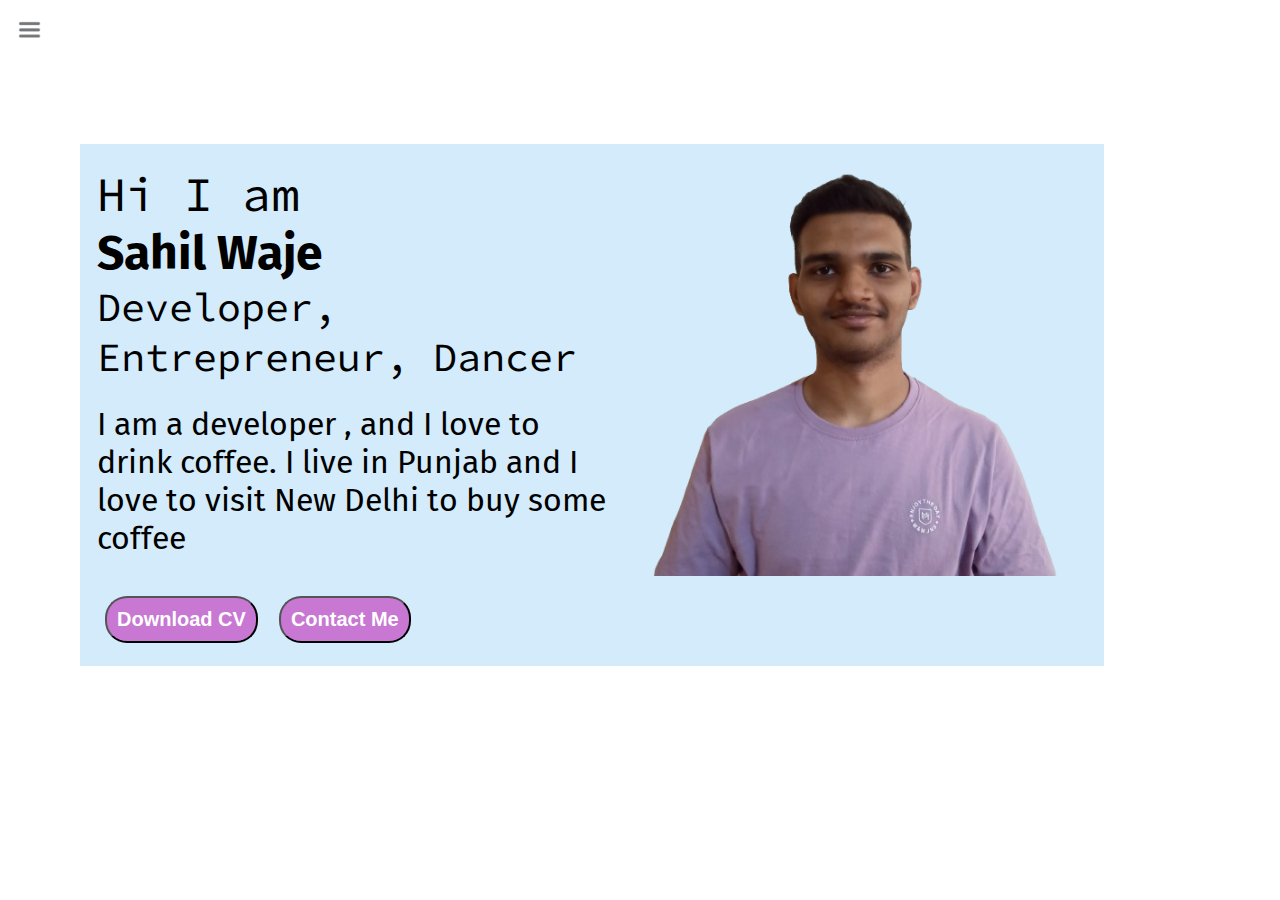
<file: index.html>
<!DOCTYPE html>
<html lang="en">
<head>
    <meta charset="UTF-8">
    <meta name="viewport" content="width=device-width, initial-scale=1.0">
    <link rel="stylesheet" href="styles.css">
    <title>Document</title>
</head>
<body>
    <div class="container " id="home">
    <div class="sidebar  sidebargo">
       
        <nav>
        <ul>
            <li><a href="/" id="h"> Home</a></li>
            <li><a href="/intro.html" id="i">My Intro</a></li>
            <li><a href="/services.html" id="s">Services</a></li>
            <li><a href="/blog.html" id="b">Blog</a></li>
            <li><a href="/contact.html" id="c">Contact Me</a></li>
        </ul>
        </nav>

    </div>
    <div class="main">
        <div class="hamburger">
            <img class="ham"src="/ham.png" alt="" width="23">
            <img class="cross" src="/cross.png" alt="" width="23">

        </div>
       <div class="infocontainer">
        <div class="devinfo">
            <div class="hello">Hi I am</div>
            <div class="name">Sahil Waje</div>
            <div class="about">Developer, Entrepreneur, Dancer</div>
           <div class="moreabout">I am a developer , and I love to drink coffee. I live in Punjab and I love to visit New Delhi to buy some coffee</div>
            <div class="buttons">
                <a href="/cv.txt">
                <button class="btn downloadcv">Download CV</button></a>
               <a href="/contact.html"> <button class="btn contactme">Contact Me</button></a>
            </div>
        </div>
        <div class="devpic">
           <img src="/websitephoto-removebg-preview.png" alt="Rahul Gandhi">
        </div>
       </div>
    </div>

    </div>

    <script src="script.js"></script>
    
</body>
</html>
</file>
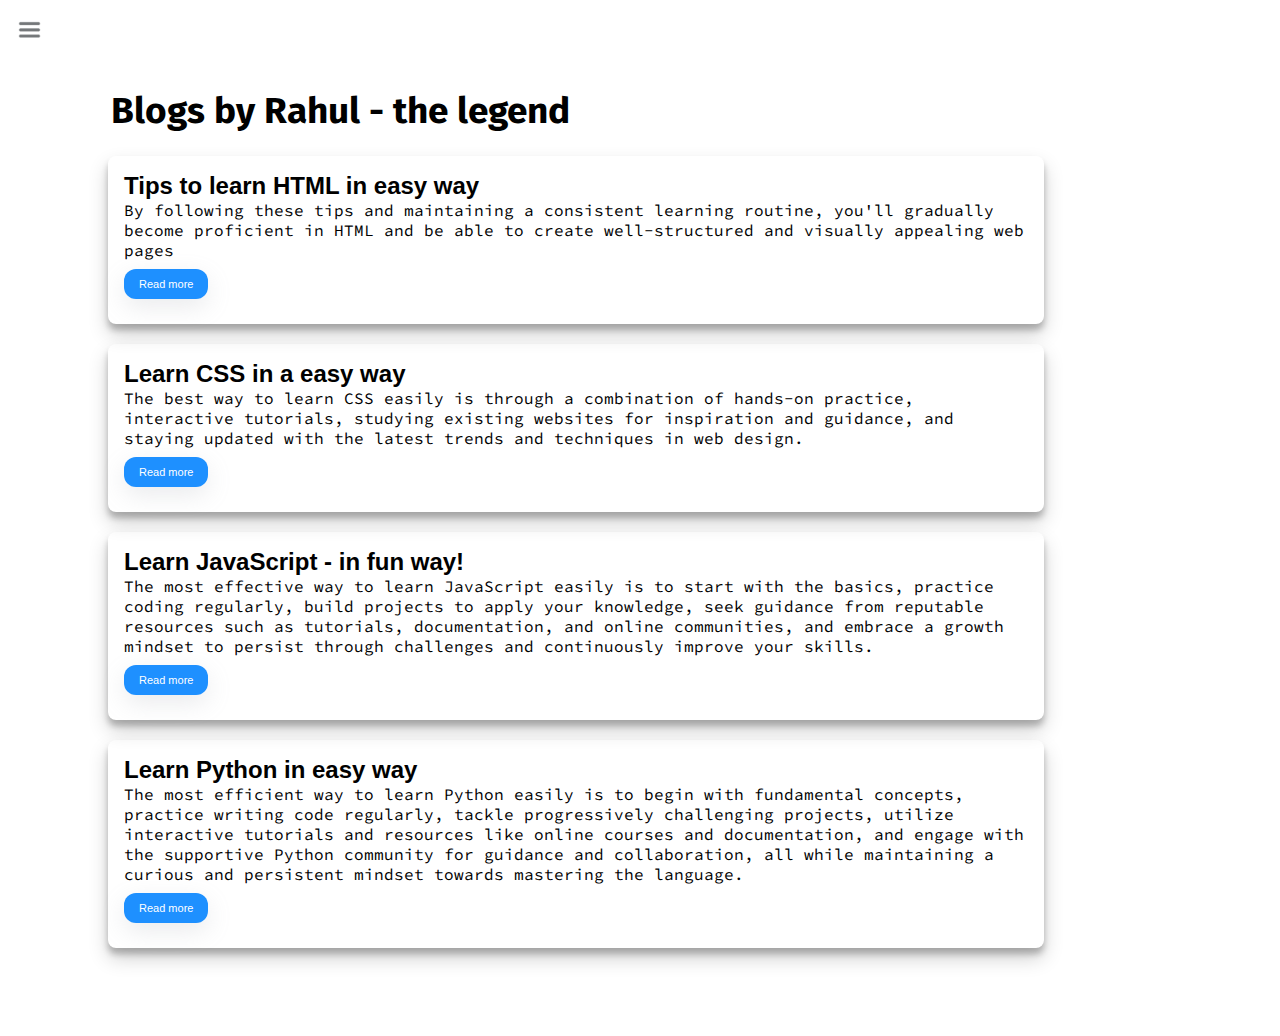
<file: blog.html>
<!DOCTYPE html>
<html lang="en">
<head>
    <meta charset="UTF-8">
    <meta name="viewport" content="width=device-width, initial-scale=1.0">
    <link rel="stylesheet" href="styles.css">
    <title>Document</title>
</head>
<body>
    <div class="container">
    <div class="sidebar sidebargo">
     
        <nav>
        <ul>
            <li><a href="/">Home</a></li>
            <li><a href="/intro.html">My Intro</a></li>
            <li><a href="/services.html">Services</a></li>
            <li><a href="/blog.html">Blog</a></li>
            <li><a href="/contact.html">Contact Me</a></li>
        </ul>
        </nav>

    </div>
    <div class="main">
        <div class="hamburger">
            <img class="ham"src="ham.png" alt="" width="23">
            <img class="cross" src="cross.png" alt="" width="23">

        </div>
       <div class="blogcontainer">
        <h1>Blogs by Rahul - the legend</h1>
        <div class="blogItem " id="html1">
            <h2>Tips to learn HTML in easy way</h2>
           <p>By following these tips and maintaining a consistent learning routine, you'll gradually become proficient in HTML and be able to create well-structured and visually appealing web pages</p>
          <a href="/learnhtml.html"> <button class=" btn-sms">Read more</button></a>
        
        </div>

        <div class="blogItem" id="css1">
            <h2>Learn CSS in a easy way</h2>
           
          <p>The best way to learn CSS easily is through a combination of hands-on practice, interactive tutorials, studying existing websites for inspiration and guidance, and staying updated with the latest trends and techniques in web design.</p>
           <a href="/learncss.html"> <button class=" btn-sms">Read more</button></a>
        </div>

        <div class="blogItem" id="javascript1">
            <h2>Learn JavaScript - in fun way!</h2>
            <p>The most effective way to learn JavaScript easily is to start with the basics, practice coding regularly, build projects to apply your knowledge, seek guidance from reputable resources such as tutorials, documentation, and online communities, and embrace a growth mindset to persist through challenges and continuously improve your skills.</p>
            <a href="/learnjavascript.html"><button class=" btn-sms">Read more</button></a> 
        
        </div>

        <div class="blogItem" id="python1">
            <h2>Learn Python in easy way</h2>
           <p>The most efficient way to learn Python easily is to begin with fundamental concepts, practice writing code regularly, tackle progressively challenging projects, utilize interactive tutorials and resources like online courses and documentation, and engage with the supportive Python community for guidance and collaboration, all while maintaining a curious and persistent mindset towards mastering the language.</p>
           <a href="/pythonlearn.html"><button class=" btn-sms">Read more</button></a>
        </div>

       </div>
    </div>

    </div>
    <script src="script.js"></script>
    
</body>
</html>
</file>
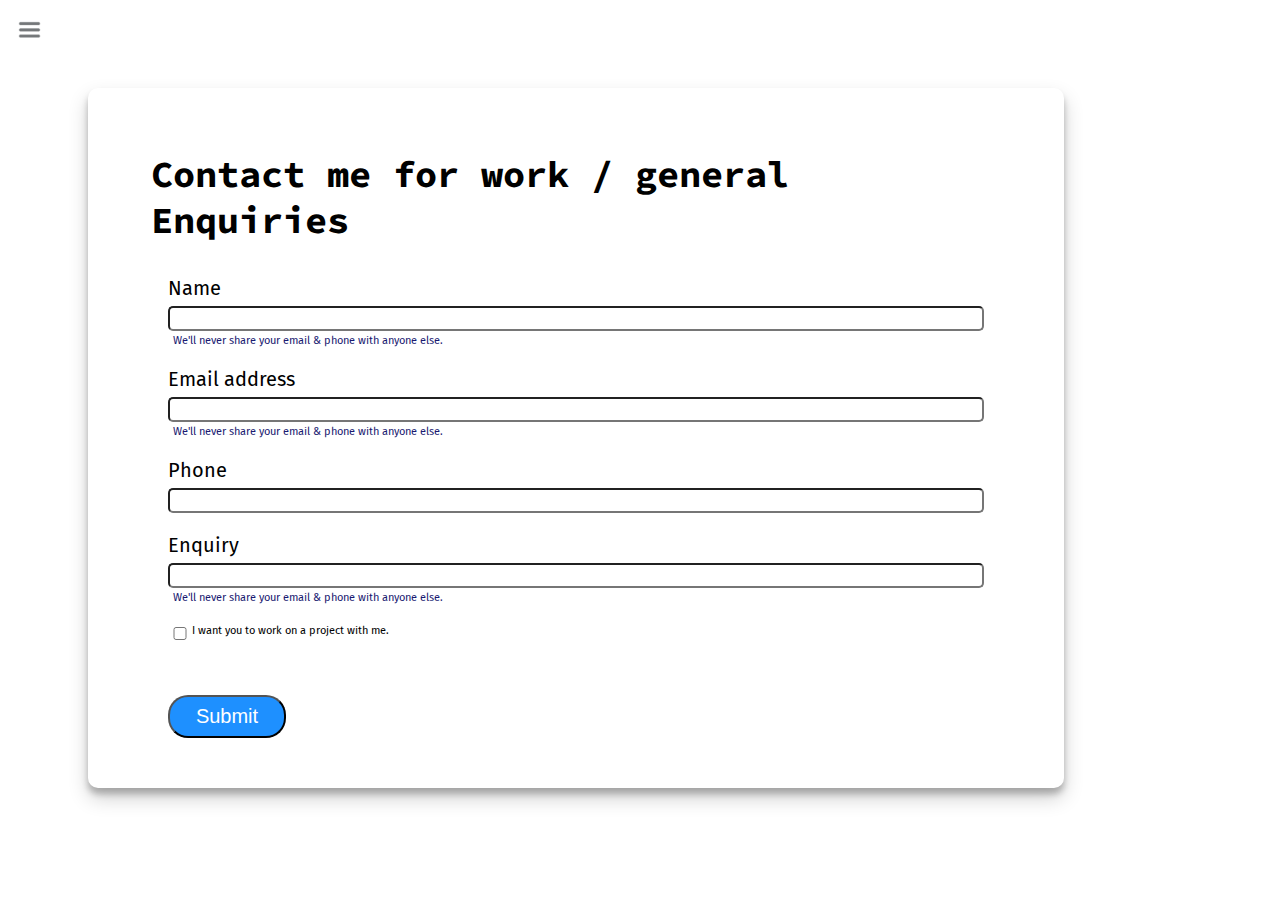
<file: contact.html>
<!DOCTYPE html>
<html lang="en">
<head>
    <meta charset="UTF-8">
    <meta name="viewport" content="width=device-width, initial-scale=1.0">
    <link rel="stylesheet" href="styles.css">
    <title>Document</title>
</head>
<body>
    <div class="container" id="contact">
    <div class="sidebar sidebargo">
        
        <nav>
        <ul>
            <li><a href="/"> Home</a></li>
            <li><a href="/intro.html">My Intro</a></li>
            <li><a href="/services.html">Services</a></li>
            <li><a href="/blog.html">Blog</a></li>
            <li><a href="/contact.html">Contact Me</a></li>
        </ul>
        </nav>

    </div>
    <div class="main">
      <div class="hamburger">
        <img class="ham"src="ham.png" alt="" width="23">
        <img class="cross" src="cross.png" alt="" width="23">

    </div>
        <div class="contactform">
            <h1 id="galaxyfold">Contact me for work / general Enquiries</h1>
            <form>
                <div class="mb-3">
                    <label for="clientname" class="form-label">Name</label>
                    <input type="name" class="form-control" id="clientname" aria-describedby="emailHelp">
                    <div id="emailHelp" class="form-text">We'll never share your email & phone with anyone else.</div>
                  </div>
                <div class="mb-3">
                  <label for="clientemail" class="form-label">Email address</label>
                  <input type="email" class="form-control" id="clientemail" aria-describedby="emailHelp">
                  <div id="emailHelp" class="form-text">We'll never share your email & phone with anyone else.</div>
                </div>
                <div class="mb-3">
                  <label for="clientphone" class="form-label">Phone</label>
                  <input type="phone" class="form-control" id="clientphone">
                </div>
                <div class="mb-3">
                    <label for="clientname" class="form-label">Enquiry</label>
                    <input type="name" class="form-control" id="clientname" aria-describedby="emailHelp">
                    <div id="emailHelp" class="form-text">We'll never share your email & phone with anyone else.</div>
                  </div>
                <div class="mb-3"id="form-check">
                  <input type="checkbox" class="form-check-input" id="isclient">
                  <label class="form-check-label" for="">I want you to work on a project with me.</label>
                </div>
                <div class="buttons"></div>
                <button type="submit" class=" btn-contact">Submit</button>
              </form>
        </div>
       
    </div>

    </div>
    <script src="script.js"></script>
    
</body>
</html>
</file>
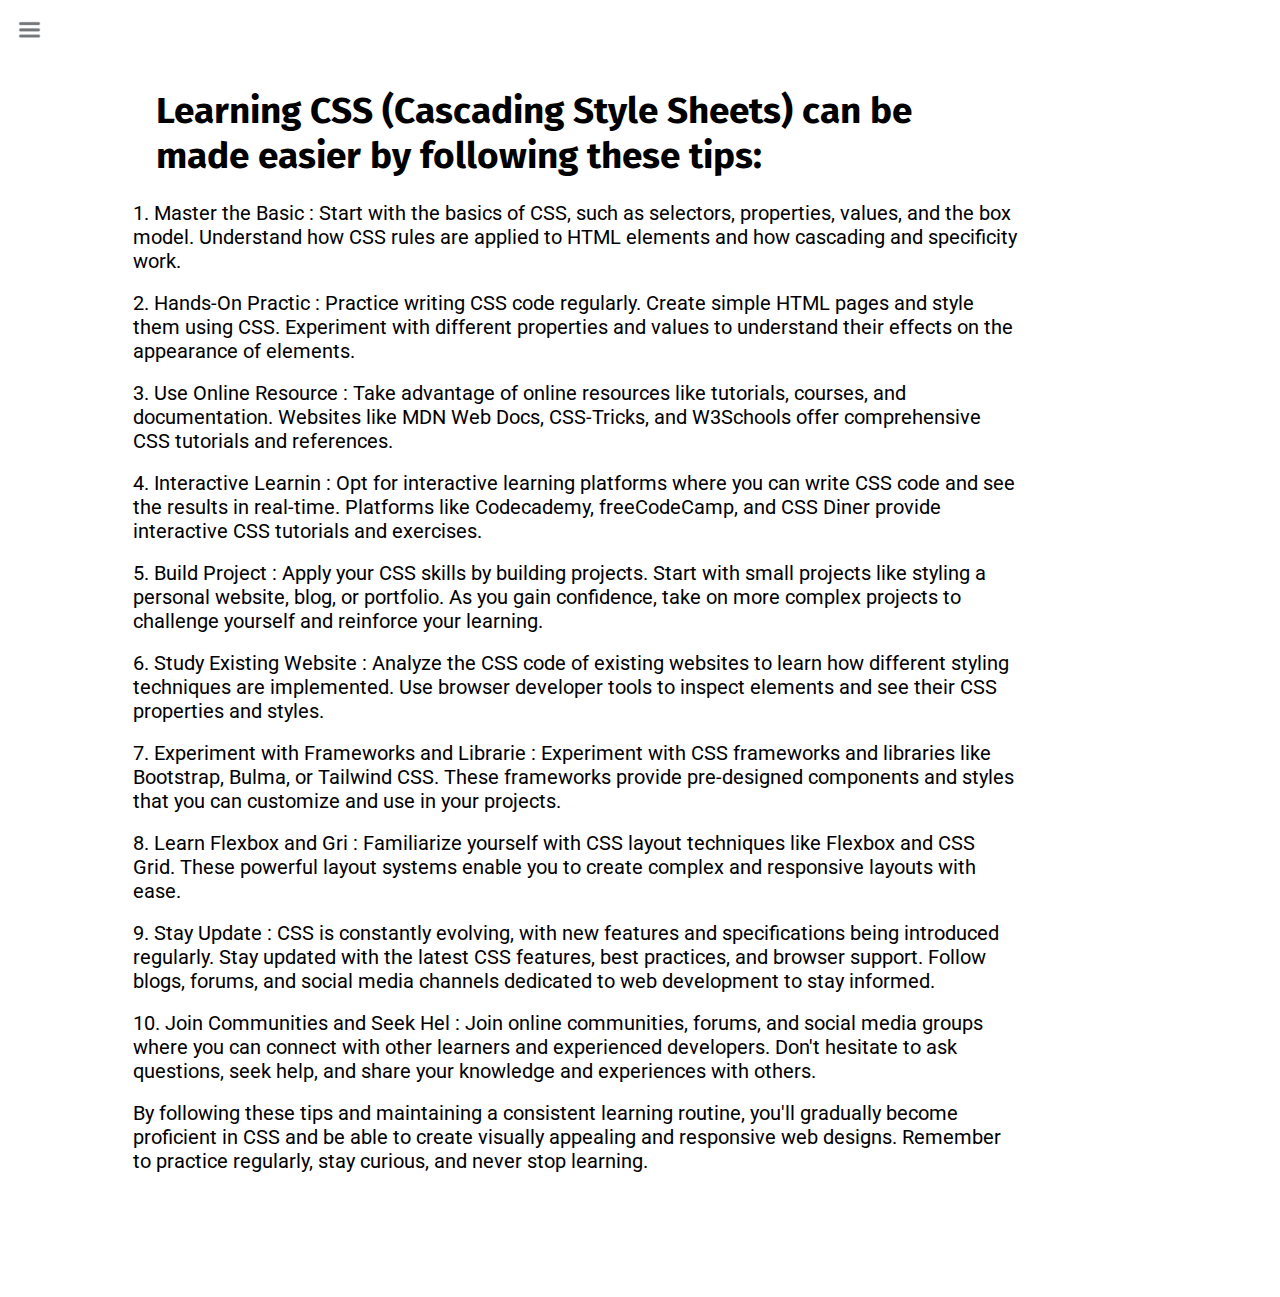
<file: learncss.html>
<!DOCTYPE html>
<html lang="en">
<head>
    <meta charset="UTF-8">
    <meta name="viewport" content="width=device-width, initial-scale=1.0">
    <link rel="stylesheet" href="styles.css">
    <title>Document</title>
</head>
<body>
    <div class="container">
    <div class="sidebar sidebargo">
     
        <nav>
        <ul>
            <li><a href="/">Home</a></li>
            <li><a href="/intro.html">My Intro</a></li>
            <li><a href="/services.html">Services</a></li>
            <li><a href="/blog.html">Blog</a></li>
            <li><a href="/contact.html">Contact Me</a></li>
        </ul>
        </nav>

    </div>
    <div class="main">
        <div class="hamburger">
            <img class="ham"src="ham.png" alt="" width="23">
            <img class="cross" src="cross.png" alt="" width="23">

        </div>
       <div class="blogcontainer">
        <div class="classlearncss">
       <h1>Learning CSS (Cascading Style Sheets) can be made easier by following these tips:</h1>

       <p>1. Master the Basic : Start with the basics of CSS, such as selectors, properties, values, and the box model. Understand how CSS rules are applied to HTML elements and how cascading and specificity work.</p><br> 
        
       <p> 2. Hands-On Practic : Practice writing CSS code regularly. Create simple HTML pages and style them using CSS. Experiment with different properties and values to understand their effects on the appearance of elements.</p><br>
        
       <p> 3. Use Online Resource : Take advantage of online resources like tutorials, courses, and documentation. Websites like MDN Web Docs, CSS-Tricks, and W3Schools offer comprehensive CSS tutorials and references.</p><br>
        
       <p>4. Interactive Learnin : Opt for interactive learning platforms where you can write CSS code and see the results in real-time. Platforms like Codecademy, freeCodeCamp, and CSS Diner provide interactive CSS tutorials and exercises.</p><br> 
        
        <p>5. Build Project : Apply your CSS skills by building projects. Start with small projects like styling a personal website, blog, or portfolio. As you gain confidence, take on more complex projects to challenge yourself and reinforce your learning.</p><br>
        
      <p> 6. Study Existing Website : Analyze the CSS code of existing websites to learn how different styling techniques are implemented. Use browser developer tools to inspect elements and see their CSS properties and styles.</p><br> 
        
       <p> 7. Experiment with Frameworks and Librarie : Experiment with CSS frameworks and libraries like Bootstrap, Bulma, or Tailwind CSS. These frameworks provide pre-designed components and styles that you can customize and use in your projects.</p><br>
        
    <p>8. Learn Flexbox and Gri : Familiarize yourself with CSS layout techniques like Flexbox and CSS Grid. These powerful layout systems enable you to create complex and responsive layouts with ease.</p><br> 
        
      <p>  9. Stay Update : CSS is constantly evolving, with new features and specifications being introduced regularly. Stay updated with the latest CSS features, best practices, and browser support. Follow blogs, forums, and social media channels dedicated to web development to stay informed.</p><br>
        
      <p>  10. Join Communities and Seek Hel : Join online communities, forums, and social media groups where you can connect with other learners and experienced developers. Don't hesitate to ask questions, seek help, and share your knowledge and experiences with others.</p><br>
        
       <p> By following these tips and maintaining a consistent learning routine, you'll gradually become proficient in CSS and be able to create visually appealing and responsive web designs. Remember to practice regularly, stay curious, and never stop learning.</p><br></p><br>
</div>
       </div>
    </div>

    </div>
    <script src="script.js"></script>
    
</body>
</html>
</file>
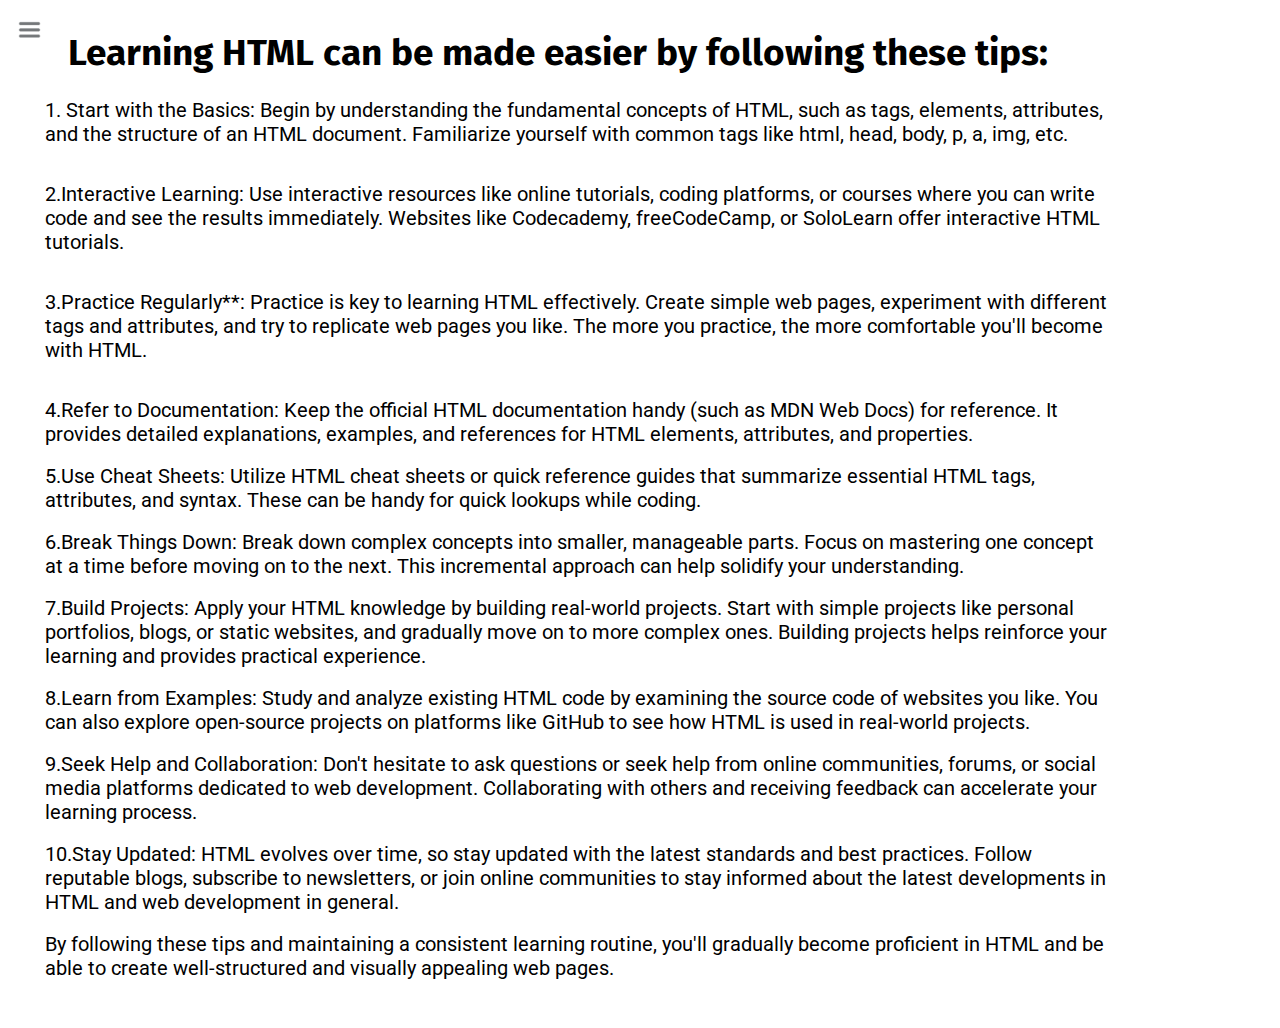
<file: learnhtml.html>
<!DOCTYPE html>
<html lang="en">
<head>
    <meta charset="UTF-8">
    <meta name="viewport" content="width=device-width, initial-scale=1.0">
    <link rel="stylesheet" href="styles.css">
    <title>Document</title>
</head>
<body>
    <div class="container">
    <div class="sidebar sidebargo">
     
        <nav>
        <ul>
            <li><a href="/">Home</a></li>
            <li><a href="/intro.html">My Intro</a></li>
            <li><a href="/services.html">Services</a></li>
            <li><a href="/blog.html">Blog</a></li>
            <li><a href="/contact.html">Contact Me</a></li>
        </ul>
        </nav>

    </div>
    <div class="main">
        <div class="hamburger">
            <img class="ham"src="ham.png" alt="" width="23">
            <img class="cross" src="cross.png" alt="" width="23">

        </div>
       <div class="classlearnhtml">
        <div class="learnhtml">
        <h1>Learning HTML can be made easier by following these tips:</h1>

           <p> 1. Start with the Basics: Begin by understanding the fundamental concepts of HTML, such as tags, elements, attributes, and the structure of an HTML document. Familiarize yourself with common tags like html, head, body, p, a, img, etc.</p><br><br>
            
            <p>2.Interactive Learning: Use interactive resources like online tutorials, coding platforms, or courses where you can write code and see the results immediately. Websites like Codecademy, freeCodeCamp, or SoloLearn offer interactive HTML tutorials.</p><br><br>
            
          <p>  3.Practice Regularly**: Practice is key to learning HTML effectively. Create simple web pages, experiment with different tags and attributes, and try to replicate web pages you like. The more you practice, the more comfortable you'll become with HTML.</p><br><br>
            
            <p>4.Refer to Documentation: Keep the official HTML documentation handy (such as MDN Web Docs) for reference. It provides detailed explanations, examples, and references for HTML elements, attributes, and properties.</p><br>
            
            <p>5.Use Cheat Sheets: Utilize HTML cheat sheets or quick reference guides that summarize essential HTML tags, attributes, and syntax. These can be handy for quick lookups while coding.</p><br>
            
          <p>  6.Break Things Down: Break down complex concepts into smaller, manageable parts. Focus on mastering one concept at a time before moving on to the next. This incremental approach can help solidify your understanding.</p><br>
            
            <p>7.Build Projects: Apply your HTML knowledge by building real-world projects. Start with simple projects like personal portfolios, blogs, or static websites, and gradually move on to more complex ones. Building projects helps reinforce your learning and provides practical experience.</p><br>
            
            <p>8.Learn from Examples: Study and analyze existing HTML code by examining the source code of websites you like. You can also explore open-source projects on platforms like GitHub to see how HTML is used in real-world projects.</p><br>
            
            <p>9.Seek Help and Collaboration: Don't hesitate to ask questions or seek help from online communities, forums, or social media platforms dedicated to web development. Collaborating with others and receiving feedback can accelerate your learning process.</p><br>
            
            <p>10.Stay Updated: HTML evolves over time, so stay updated with the latest standards and best practices. Follow reputable blogs, subscribe to newsletters, or join online communities to stay informed about the latest developments in HTML and web development in general.</p><br>
            
            <p>By following these tips and maintaining a consistent learning routine, you'll gradually become proficient in HTML and be able to create well-structured and visually appealing web pages.</p><br>
        
</div>
       </div>
    </div>

    </div>
    <script src="script.js"></script>
    
</body>
</html>
</file>
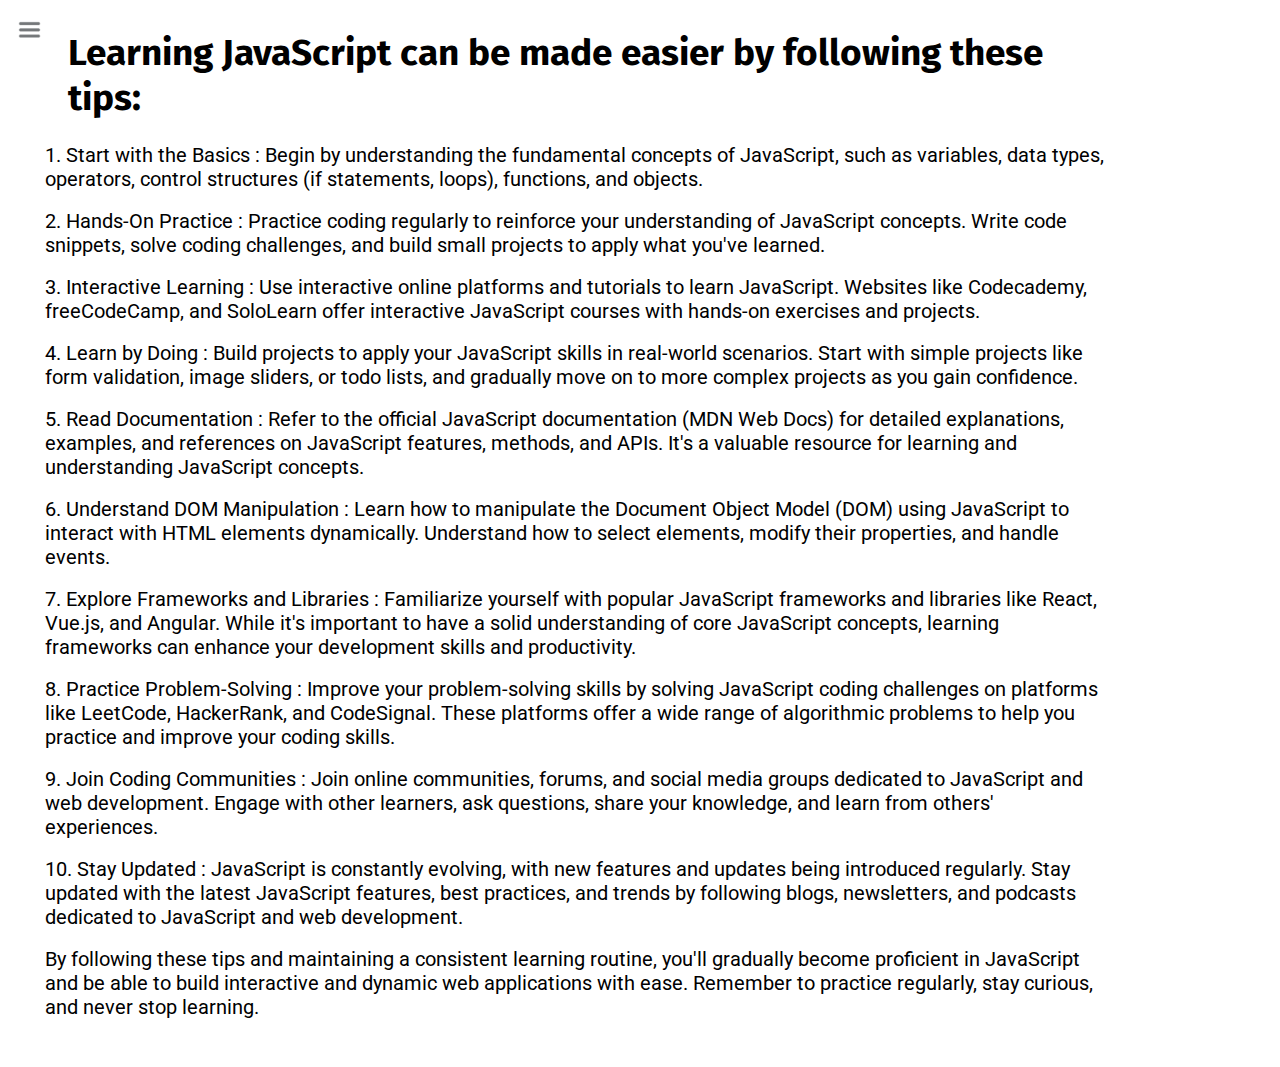
<file: learnjavascript.html>
<!DOCTYPE html>
<html lang="en">
<head>
    <meta charset="UTF-8">
    <meta name="viewport" content="width=device-width, initial-scale=1.0">
    <link rel="stylesheet" href="styles.css">
    <title>Document</title>
</head>
<body>
    <div class="container">
    <div class="sidebar  sidebargo">
       
        <nav>
        <ul>
            <li><a href="/"> Home</a></li>
            <li><a href="/intro.html">My Intro</a></li>
            <li><a href="/services.html">Services</a></li>
            <li><a href="/blog.html">Blog</a></li>
            <li><a href="/contact.html">Contact Me</a></li>
        </ul>
        </nav>

    </div>
    <div class="main">
        <div class="hamburger">
            <img class="ham"src="/ham.png" alt="" width="23">
            <img class="cross" src="/cross.png" alt="" width="23">

        </div>
       
        <div class="classlearnjavascript">
        
        <h1>    Learning JavaScript can be made easier by following these tips:</h1>

<p>1. Start with the Basics : Begin by understanding the fundamental concepts of JavaScript, such as variables, data types, operators, control structures (if statements, loops), functions, and objects. </p><br>

<p>2. Hands-On Practice : Practice coding regularly to reinforce your understanding of JavaScript concepts. Write code snippets, solve coding challenges, and build small projects to apply what you've learned. </p><br>

<p>3. Interactive Learning : Use interactive online platforms and tutorials to learn JavaScript. Websites like Codecademy, freeCodeCamp, and SoloLearn offer interactive JavaScript courses with hands-on exercises and projects. </p><br>

<p>4. Learn by Doing : Build projects to apply your JavaScript skills in real-world scenarios. Start with simple projects like form validation, image sliders, or todo lists, and gradually move on to more complex projects as you gain confidence. </p><br>

<p>5. Read Documentation : Refer to the official JavaScript documentation (MDN Web Docs) for detailed explanations, examples, and references on JavaScript features, methods, and APIs. It's a valuable resource for learning and understanding JavaScript concepts. </p><br>

<p>6. Understand DOM Manipulation : Learn how to manipulate the Document Object Model (DOM) using JavaScript to interact with HTML elements dynamically. Understand how to select elements, modify their properties, and handle events. </p><br>

<p>7. Explore Frameworks and Libraries : Familiarize yourself with popular JavaScript frameworks and libraries like React, Vue.js, and Angular. While it's important to have a solid understanding of core JavaScript concepts, learning frameworks can enhance your development skills and productivity. </p><br>

<p>8. Practice Problem-Solving : Improve your problem-solving skills by solving JavaScript coding challenges on platforms like LeetCode, HackerRank, and CodeSignal. These platforms offer a wide range of algorithmic problems to help you practice and improve your coding skills. </p><br>

<p>9. Join Coding Communities : Join online communities, forums, and social media groups dedicated to JavaScript and web development. Engage with other learners, ask questions, share your knowledge, and learn from others' experiences. </p><br>

<p>10. Stay Updated : JavaScript is constantly evolving, with new features and updates being introduced regularly. Stay updated with the latest JavaScript features, best practices, and trends by following blogs, newsletters, and podcasts dedicated to JavaScript and web development. </p><br>

<p>By following these tips and maintaining a consistent learning routine, you'll gradually become proficient in JavaScript and be able to build interactive and dynamic web applications with ease. Remember to practice regularly, stay curious, and never stop learning. </p><br>
        
       </div> 
      
    </div>

    </div>

    <script src="script.js"></script>
    
</body>
</html>
</file>
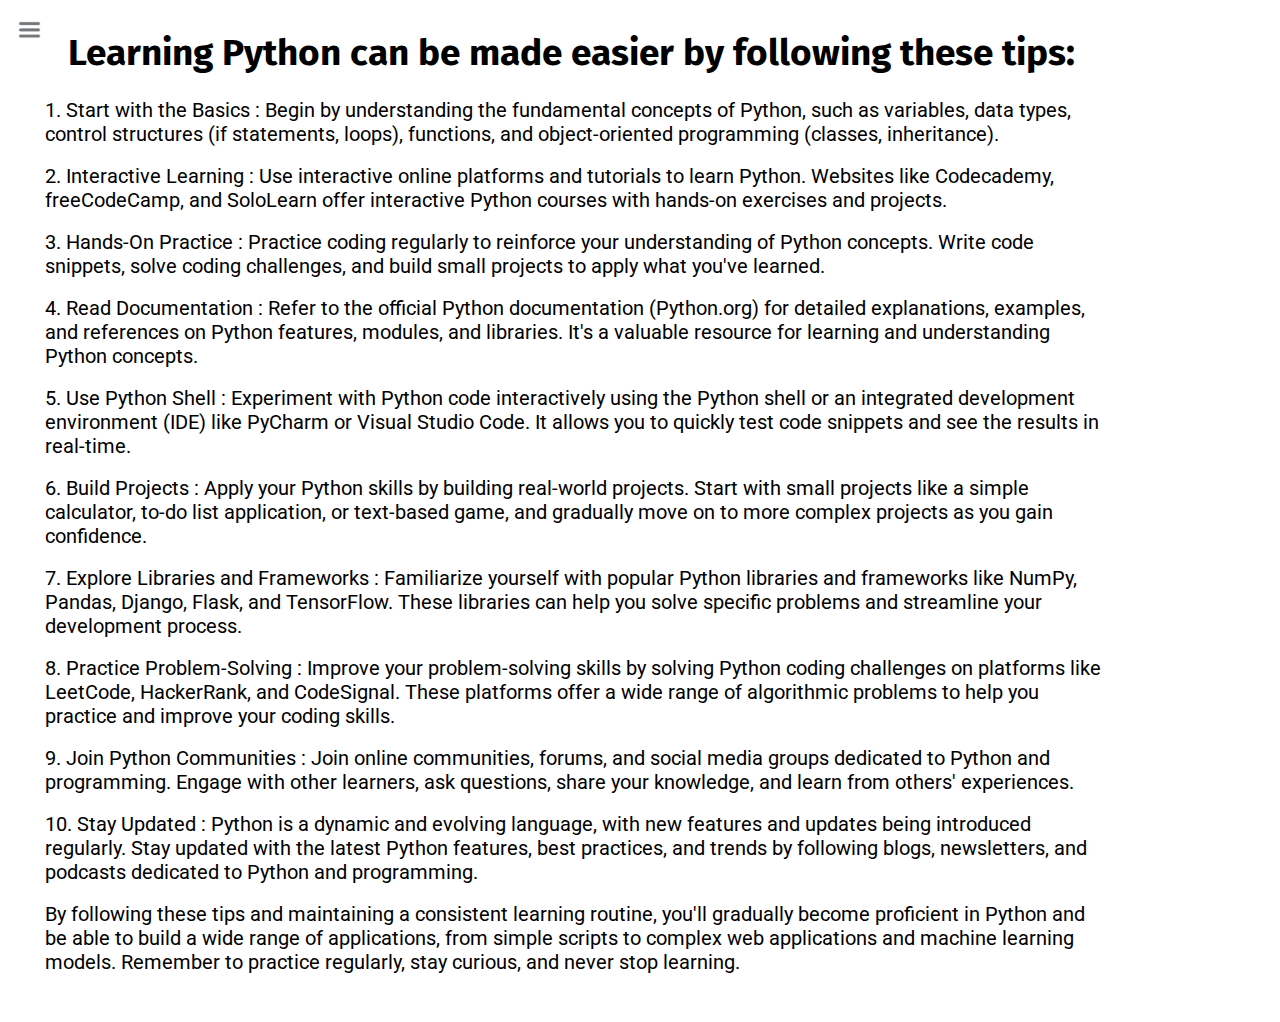
<file: pythonlearn.html>
<!DOCTYPE html>
<html lang="en">
<head>
    <meta charset="UTF-8">
    <meta name="viewport" content="width=device-width, initial-scale=1.0">
    <link rel="stylesheet" href="styles.css">
    <title>Document</title>
</head>
<body>
    <div class="container">
    <div class="sidebar  sidebargo">
       
        <nav>
        <ul>
            <li><a href="/"> Home</a></li>
            <li><a href="/intro.html">My Intro</a></li>
            <li><a href="/services.html">Services</a></li>
            <li><a href="/blog.html">Blog</a></li>
            <li><a href="/contact.html">Contact Me</a></li>
        </ul>
        </nav>

    </div>
    <div class="main">
        <div class="hamburger">
            <img class="ham"src="/ham.png" alt="" width="23">
            <img class="cross" src="/cross.png" alt="" width="23">

        </div>
       <div class="classlearnpython">
        <p>
           <h1> Learning Python can be made easier by following these tips:</h1>

<p>1.  Start with the Basics : Begin by understanding the fundamental concepts of Python, such as variables, data types, control structures (if statements, loops), functions, and object-oriented programming (classes, inheritance).</p><br>

<p>2.  Interactive Learning : Use interactive online platforms and tutorials to learn Python. Websites like Codecademy, freeCodeCamp, and SoloLearn offer interactive Python courses with hands-on exercises and projects.</p><br>

<p>3.  Hands-On Practice : Practice coding regularly to reinforce your understanding of Python concepts. Write code snippets, solve coding challenges, and build small projects to apply what you've learned.</p><br>

<p>4.  Read Documentation : Refer to the official Python documentation (Python.org) for detailed explanations, examples, and references on Python features, modules, and libraries. It's a valuable resource for learning and understanding Python concepts.</p><br>

<p>5.  Use Python Shell : Experiment with Python code interactively using the Python shell or an integrated development environment (IDE) like PyCharm or Visual Studio Code. It allows you to quickly test code snippets and see the results in real-time.</p><br>

<p>6.  Build Projects : Apply your Python skills by building real-world projects. Start with small projects like a simple calculator, to-do list application, or text-based game, and gradually move on to more complex projects as you gain confidence.</p><br>

<p>7.  Explore Libraries and Frameworks : Familiarize yourself with popular Python libraries and frameworks like NumPy, Pandas, Django, Flask, and TensorFlow. These libraries can help you solve specific problems and streamline your development process.</p><br>

<p>8.  Practice Problem-Solving : Improve your problem-solving skills by solving Python coding challenges on platforms like LeetCode, HackerRank, and CodeSignal. These platforms offer a wide range of algorithmic problems to help you practice and improve your coding skills.</p><br>

<p>9.  Join Python Communities : Join online communities, forums, and social media groups dedicated to Python and programming. Engage with other learners, ask questions, share your knowledge, and learn from others' experiences.</p><br>

<p>10.  Stay Updated : Python is a dynamic and evolving language, with new features and updates being introduced regularly. Stay updated with the latest Python features, best practices, and trends by following blogs, newsletters, and podcasts dedicated to Python and programming.</p><br>

<p>By following these tips and maintaining a consistent learning routine, you'll gradually become proficient in Python and be able to build a wide range of applications, from simple scripts to complex web applications and machine learning models. Remember to practice regularly, stay curious, and never stop learning.</p><br></p>
        
       </div>
    </div>

    </div>

    <script src="script.js"></script>
    
</body>
</html>
</file>
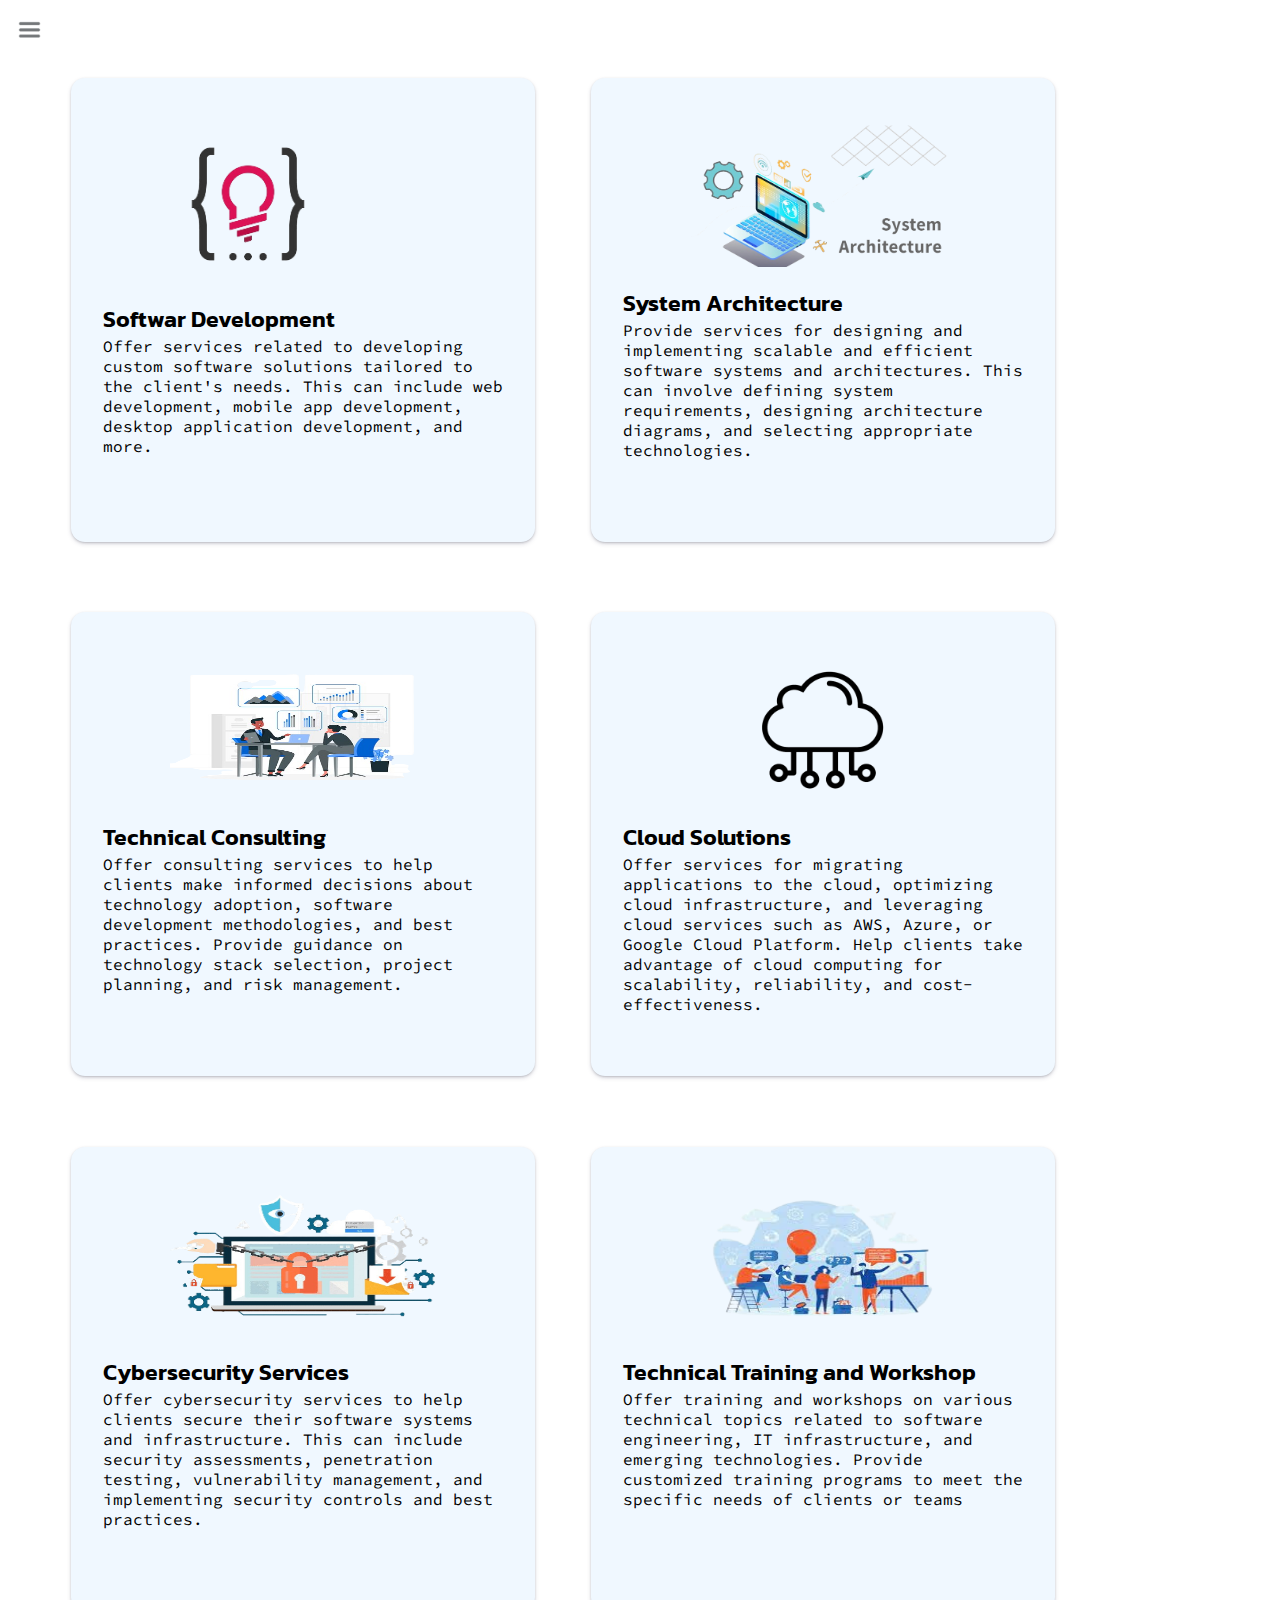
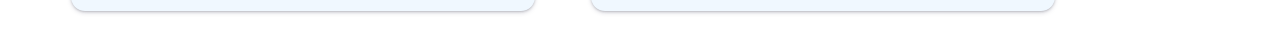
<file: services.html>
<!DOCTYPE html>
<html lang="en">
<head>
    <meta charset="UTF-8">
    <meta name="viewport" content="width=device-width, initial-scale=1.0">
    <link rel="stylesheet" href="styles.css">
    <title>Document</title>
</head>
<body>
    <div class="container">
    <div class="sidebar sidebargo">
      
        <nav>
        <ul>
            <li><a href="/">Home</a></li>
            <li><a href="/intro.html">My Intro</a></li>
            <li><a href="/services.html">Services</a></li>
            <li><a href="/blog.html">Blog</a></li>
            <li><a href="/contact.html">Contact Me</a></li>
        </ul>
        </nav>

    </div>
    <div class="main">
        <div class="hamburger">
            <img class="ham"src="ham.png" alt="" width="23">
            <img class="cross" src="cross.png" alt="" width="23">

        </div>
       <div class="servicessection">
        <div class="card1">
            <img src="/softwaredevelopment_2_-removebg-preview.png" alt="" width="250px" class="softwaredevelopmentimage2">
            <h4>Softwar Development</h4>
          <p> Offer services related to developing custom software solutions tailored to the client's needs. This can include web development, mobile app development, desktop application development, and more.</p>
        </div>
       
        
       
       <div class="card2">
        <img src="/System-Architecture-removebg-preview.png" alt="" class="systemarchitectureimage">
        <h4>System Architecture</h4>
        <p>Provide services for designing and implementing scalable and efficient software systems and architectures. This can involve defining system requirements, designing architecture diagrams, and selecting appropriate technologies.</p>
       </div>

       <div class="card3">
        <img src="/strategic-consulting-concept-illustration_114360-9336__1_-removebg-preview.png" alt="" class="systemarchitectureimage">
        <h4>Technical Consulting</h4>
        <p>Offer consulting services to help clients make informed decisions about technology adoption, software development methodologies, and best practices. Provide guidance on technology stack selection, project planning, and risk management.</p>
       </div>

       <div class="card4">
        <img src="/cloudsolution_2_-removebg-preview.png" alt="" class="systemarchitectureimage" id="cloudsolutions">
        <h4>Cloud Solutions</h4>
        <p>Offer services for migrating applications to the cloud, optimizing cloud infrastructure, and leveraging cloud services such as AWS, Azure, or Google Cloud Platform. Help clients take advantage of cloud computing for scalability, reliability, and cost-effectiveness.</p>
       </div>

       <div class="card5">
        <img src="/cybersecurity.png" alt="" class="systemarchitectureimage"  id="cybersecure">
        <h4>Cybersecurity Services</h4>
        <p>Offer cybersecurity services to help clients secure their software systems and infrastructure. This can include security assessments, penetration testing, vulnerability management, and implementing security controls and best practices.</p>
       </div>

       <div class="card6">
        <img src="/technicaltrainingremoved.png" alt="" class="systemarchitectureimage" id="tech">
        <h4>Technical Training and Workshop</h4>
        <p>Offer training and workshops on various technical topics related to software engineering, IT infrastructure, and emerging technologies. Provide customized training programs to meet the specific needs of clients or teams</p>
        </div>



    </div>
    </div>

    </div>
    <script src="script.js"></script>
    
</body>
</html>
</file>
<file: styles.css>
@import url('https://fonts.googleapis.com/css2?family=Fira+Sans:ital,wght@0,100;0,200;0,300;0,400;0,500;0,600;0,700;0,800;0,900;1,100;1,200;1,300;1,400;1,500;1,600;1,700;1,800;1,900&family=Source+Code+Pro:ital,wght@0,200..900;1,200..900&display=swap');

@import url('https://fonts.googleapis.com/css2?family=Source+Code+Pro:ital,wght@0,200..900;1,200..900&display=swap');

@import url('https://fonts.googleapis.com/css2?family=Mukta:wght@200;300;400;500;600;700;800&display=swap');

@import url('https://fonts.googleapis.com/css2?family=Mukta:wght@200;300;400;500;600;700;800&family=Roboto+Slab:wght@100..900&display=swap');
@import url('https://fonts.googleapis.com/css2?family=Anta&family=Mukta:wght@200;300;400;500;600;700;800&family=Roboto+Slab:wght@100..900&display=swap');
@import url('https://fonts.googleapis.com/css2?family=Anta&family=Chivo:ital,wght@0,100..900;1,100..900&family=Mukta:wght@200;300;400;500;600;700;800&family=Roboto+Slab:wght@600&display=swap');
@import url('https://fonts.googleapis.com/css2?family=Anta&family=Chivo:ital,wght@0,100..900;1,100..900&family=Kanit:ital,wght@0,100;0,200;0,300;0,400;0,500;0,600;0,700;0,800;0,900;1,100;1,200;1,300;1,400;1,500;1,600;1,700;1,800;1,900&family=Mukta:wght@200;300;400;500;600;700;800&family=Roboto+Slab:wght@600&display=swap');
@import url('https://fonts.googleapis.com/css2?family=Anta&family=Chivo:ital,wght@0,100..900;1,100..900&family=Kanit:ital,wght@0,100;0,200;0,300;0,400;0,500;0,600;0,700;0,800;0,900;1,100;1,200;1,300;1,400;1,500;1,600;1,700;1,800;1,900&family=Mukta:wght@200;300;400;500;600;700;800&family=Open+Sans:ital,wght@0,300..800;1,300..800&family=Roboto+Slab:wght@600&display=swap');
@import url('https://fonts.googleapis.com/css2?family=Anta&family=Chivo:ital,wght@0,100..900;1,100..900&family=Kanit:ital,wght@0,100;0,200;0,300;0,400;0,500;0,600;0,700;0,800;0,900;1,100;1,200;1,300;1,400;1,500;1,600;1,700;1,800;1,900&family=Mukta:wght@200;300;400;500;600;700;800&family=Open+Sans:ital,wght@0,300..800;1,300..800&family=Roboto+Slab:wght@600&family=Roboto:ital,wght@0,100;0,300;0,400;0,500;0,700;0,900;1,100;1,300;1,400;1,500;1,700;1,900&display=swap');

*{
    margin:0;
    padding:0;
}

.sidebar{
    background-color:rgb(168, 168, 168);
   
 
    height:100%;
    font-family: 'Fira Sans', sans-serif;
    transition:transform 0.3s ease-in;
    position:absolute;
    padding-right: 9px;
    z-index:1;

}

.sidebar nav{
    padding:45px;
    font-size:30px;
    padding:33px 34px;


}

.sidebar nav li{
    list-style:none;
    font-size:30px;
    padding:33px 0px;
}

.sidebar nav li a{
    text-decoration: none;
    color:black;

} 


.main{
    background-color:white;
    width:90vw;
}

.container{
    display:flex;
    
}

.infocontainer{
   /* background-color:rgba(202,9,128);*/
   background-color:rgb(211, 235, 250);
    height:58vh;
    width:80vw;
   /* margin:144px auto;*/
  margin:144px 80px;
    display:flex;
    justify-content: space-around;


}

.devpic img {
    width: 470px;
   /* height: 49vh;*/
   height:auto;
    margin-bottom: -39px;
}

.devinfo{
    font-size: 16px;
 display:flex;
 justify-content:center;
 flex-direction:column;
 font-family: 'Source Code Pro',monospace;
 padding: 0px 17px;

  
}

.hello{
font-size: 3em;
}

.name{
    font-size: 3em;
    font-weight: bold;
    font-family: 'Fira Sans', sans-serif;
}
.about{
    font-size: 2.5em;
}

.buttons{
    margin-top: 2.2em;
    font-size:16px;
}
.btn{

    padding:9px 14px;
    border-radius: 22px;
    color:white;
    background-color:dodgerblue;
    font-weight:bold;
    font-size:2em;
    margin:3px 3px;
    cursor:pointer;
}

.btn-contact {
    font-size: 20px;
    font-style: normal;
    font-weight: 34;
    padding: 8px;
    width: 118px;
    margin-top: -17px;
    color:white;
    background:dodgerblue;
    border-radius:20px;
}

.downloadcv{
    margin-left:8px;
    font-size:20px;
    padding:10px;
    background-color:rgba(198, 99, 203, 0.852);

}

.contactme{
    margin-left:8px;
    font-size:20px;
    padding:10px;
    background-color:rgba(198,99,203,0.852);
}

.btn-sms {
    font-size: 11px;
    padding: 9px 15px;
    margin: 9px 0;
    background-color: dodgerblue;
    color:white;
    border-radius:12px;
    border:none;
    box-shadow: rgba(149, 157, 165, 0.2) 0px 8px 24px;
    transition:box-shadow ease-in 0.3s, transform  ease-in 0.2s;
  
    cursor:pointer;
}

.timepass{
    background-color:blueviolet;
    width:400px;
    height:1000px;
}



.moreabout{
    font-size:2em;
    font-family: 'Fira Sans', sans-serif;
    margin-top:23px; 
}

.contactform{
    background-color:white;
    font-family: 'Fira Sans', sans-serif;
    padding: 0px 34px;
  /*padding-top:144px;*/
    margin: 88px;
    box-shadow: rgba(0, 0, 0, 0.19) 0px 10px 20px, rgba(0, 0, 0, 0.23) 0px 6px 6px;
    border-radius:10px;
 height:620px;
 padding:40px;
}

.form-label{
    font-size: 20px;

}

.contactform h1{
    font-family: 'Source Code Pro',monospace;
 /*padding: 12px 0;  */
}

.contactform form div{
    padding:10px 0px;
    display:flex;
    flex-direction:column;

}

.contactform form{
    margin:0 40px;
}

.contactform form div input{
   /* width:26vw;*/
    border-radius:5px;
    margin: 6px 0 0 0;
    padding:3px;
}

.form-text{
    font-size:13px;
}


.form-check-label{
    font-size:11px;
}


#emailHelp{
    font-size: 11px;
    color:midnightblue;
    margin:0 5px;
    padding:3px 0 0 0;
}

#form-check{
    flex-direction:row;

}

#form-check input{
    width:24px;
    margin:3px 0;

}

.blogcontainer{
    margin: 88px;
}

.blogItem{
    margin:20px;
    font-family: 'Fira Sans',sans-serif;
   /* border:3px solid black;*/
    border-radius:8px;
    padding:16px;
   /* box-shadow: rgba(0, 0, 0, 0.24) 0px 3px 8px;*/
   box-shadow: rgba(0, 0, 0, 0.19) 0px 10px 20px, rgba(0, 0, 0, 0.23) 0px 6px 6px;
    transition:box-shadow ease-in 0.3s, transform  ease-in 0.2s;
  
    cursor:pointer;
}

.blogItem:hover{
    box-shadow: rgba(50, 50, 93, 0.25) 0px 30px 60px -12px, rgba(0, 0, 0, 0.3) 0px 18px 36px -18px;
    transform:translateY(-5px);
}


 h1{
    font-family: 'Fira Sans',sans-serif;
    margin:23px;
    font-size:37px;

}

h2{
    font-family:'Mukta ',sans-serif;
}
 p{
font-family:'Source Code Pro',monospace;
}

.intro{
    margin:88px;
    margin-left:25px;
   /* font-family:"Roboto",sans-serif;*/
  /* font-family:"Mukta",sans-serif;*/

}

.intro h2{
font-family: 'Fira Sans', sans-serif;
margin:  12px ;
font-size:35px;
}

.intro p{
    font-family:'Source Code Pro',monospace;
margin:12px;
/*font-family:"Roboto",sans-serif;*/
font-family:"Mukta",sans-serif;
font-size:20px;

}

.skill {
    width: 150px;
    height: 9px;
    background-color: red;
    border: 2px solid black;
}

.skillcontainer{
    padding:12px;
}

.skillItem{
    display:flex;
    align-items: center;
    font-family:'Source Code Pro', monospace;
    font-weight:900;
    font-size:18px;
}

.skillItem text{
   
}

.hundred{
    width:900px;
    background-color: blueviolet;

}

.fifty{
    width:125px;
    background-color: aqua;
}

.t5{
    width:75px;
    background-color:yellow;
}

.htmlt5{
    margin-left: 65px;
    width:300px;
    border:none;

}
.css{
    margin-left:75px;
     width:225px;
     border:none;
}

.javascript{
    width:200px;
    border:none;

}

.phpt5{
margin-left:75px;
width:245px;
border:none;
}

.python{
    margin-left:44px;
    border:none;

}
.sidebargo{
    transform:translate(-443px,0px);
    position:absolute;
    z-index: 1;

}

.hamburger{
    position:absolute;
    cursor:pointer;
    top:10px;
    left:10px;
    z-index:2;
}

.ham{
    margin-top:8px;
    margin-left:8px;
   
}

.cross {
    margin-left: 190px;
    margin-top: -6px;
}

/*Servicessection*/
.servicessection{
    display:flex;
    flex-wrap:wrap;
    background-color:white;
    width:100%;
    height:100%;
    margin: 43px 0px 0px 43px;
    align-items: center;
}

.card1{
    width: 400px;
    height: 400px;
    padding: 32px;
    background-color: aliceblue;
   /* margin: 67px 50px;
    margin-top: 45px;*/
    margin:28px;
    justify-content:center;
    align-items: center;
    font-family:Verdana, Geneva, Tahoma, sans-serif;
    border-radius: 14px;
    box-shadow: rgba(149, 157, 165, 0.2) 0px 8px 24px;
    box-shadow: rgba(50, 50, 93, 0.25) 0px 2px 5px -1px, rgba(0, 0, 0, 0.3) 0px 1px 3px -1px;
  transition:box-shadow ease-in 0.3s, transform  ease-in 0.2s;

  cursor:pointer;


}

.card1:hover{
    box-shadow: rgba(50, 50, 93, 0.25) 0px 30px 60px -12px, rgba(0, 0, 0, 0.3) 0px 18px 36px -18px;
    transform:translateY(-5px);
}



.softwaredevelopmentimage2{
    margin-left:20px;
}

.card2{
    width: 400px;
    height: 400px;
    background-color: aliceblue;
   /* padding: 34px 54px;
    border-radius: 21px;*/
    padding:32px;
    margin:28px; 
    border-radius:14px;
    box-shadow: rgba(149, 157, 165, 0.2) 0px 8px 24px;
   box-shadow: rgba(50, 50, 93, 0.25) 0px 2px 5px -1px, rgba(0, 0, 0, 0.3) 0px 1px 3px -1px;
    transition:box-shadow ease-in 0.3s, transform  ease-in 0.2s;
  
    cursor:pointer;

}

.card2:hover{
    box-shadow: rgba(50, 50, 93, 0.25) 0px 30px 60px -12px, rgba(0, 0, 0, 0.3) 0px 18px 36px -18px;
    transform:translateY(-5px);
}

.container .main .servicessection h4{
    font-size: 23px;
    /*font-family:'Roboto Slab',sans-serif;*/
    /*font-family:"Anta",sans-serif;*/
   
   /* font-family:"Chivo",sans-serif;*/
   font-family:"Kanit",sans-serif;
   font-weight:600;
}
#h{}
#i{}
#s{}
#b{}
#c{}

.systemarchitectureimage{
    width: 265px;
    height: 142px;
    margin: -2px 50px;
    padding: 17px;
    border-radius: 10px;
}

.card3{
    width: 400px;
    height: 400px;
    background-color: aliceblue;
   /* padding: 33px 53px;*/
    border-radius: 14px;
/*margin: 0px 28px;*/
padding:32px;
margin:28px;
box-shadow: rgba(149, 157, 165, 0.2) 0px 8px 24px;
box-shadow: rgba(50, 50, 93, 0.25) 0px 2px 5px -1px, rgba(0, 0, 0, 0.3) 0px 1px 3px -1px;
transition:box-shadow ease-in 0.3s, transform  ease-in 0.2s;


cursor:pointer;
}

.card3:hover{
    
    box-shadow: rgba(0, 0, 0, 0.2) 0px 12px 28px 0px, rgba(0, 0, 0, 0.1) 0px 2px 4px 0px, rgba(255, 255, 255, 0.05) 0px 0px 0px 1px inset;
    transform:translateY(-5px);
}


.card4{
    width: 400px;
    height: 400px;
    background-color: aliceblue;
    
    border-radius: 14px;
    padding:32px;
    margin:28px;
    box-shadow: rgba(149, 157, 165, 0.2) 0px 8px 24px;
    transition:box-shadow ease-in 0.3s, transform  ease-in 0.2s;
    box-shadow: rgba(50, 50, 93, 0.25) 0px 2px 5px -1px, rgba(0, 0, 0, 0.3) 0px 1px 3px -1px;
  
    cursor:pointer;

     
}

.card4:hover{
    box-shadow: rgba(50, 50, 93, 0.25) 0px 30px 60px -12px, rgba(0, 0, 0, 0.3) 0px 18px 36px -18px;
    transform:translateY(-5px);
}





.card5{
    width: 400px;
    height: 400px;
    background-color: aliceblue;
    
    border-radius: 14px;
    padding:32px;
    margin:28px;
    box-shadow: rgba(149, 157, 165, 0.2) 0px 8px 24px;
    transition:box-shadow ease-in 0.3s, transform  ease-in 0.2s;
    box-shadow: rgba(50, 50, 93, 0.25) 0px 2px 5px -1px, rgba(0, 0, 0, 0.3) 0px 1px 3px -1px;
    
    cursor:pointer;
}

.card5:hover{
    box-shadow: rgba(50, 50, 93, 0.25) 0px 30px 60px -12px, rgba(0, 0, 0, 0.3) 0px 18px 36px -18px;
    transform:translateY(-5px);
}

.card6{
    width: 400px;
    height: 400px;
    background-color: aliceblue;
    
    border-radius: 14px;
    padding:32px;
    margin:28px;
    box-shadow: rgba(149, 157, 165, 0.2) 0px 8px 24px;
    box-shadow: rgba(50, 50, 93, 0.25) 0px 2px 5px -1px, rgba(0, 0, 0, 0.3) 0px 1px 3px -1px;
transition:box-shadow ease-in 0.3s, transform  ease-in 0.2s;

cursor:pointer;
     
}

.card6:hover{
    box-shadow: rgba(50, 50, 93, 0.25) 0px 30px 60px -12px, rgba(0, 0, 0, 0.3) 0px 18px 36px -18px;
    transform:translateY(-5px);
}

.classlearnhtml{
    margin:30px  45px;

}

.classlearnhtml p{
    font-size:20px;
   /* font-family: 'Fira Sans', sans-serif;*/
   /* font-family:"Kanit",sans-serif;*/
 /*  font-family:"Chivo",sans-serif;*/
   /*font-family:'Roboto Slab',sans-serif;*/
  /*  font-family:"Anta",sans-serif;*/
 /* font-family:"Open Sans",sans-serif;*/
font-family:"Roboto",sans-serif;
}

.classlearncss{
    margin:30px 45px;
}

.classlearncss p{
    font-size:20px;
   /* font-family: 'Fira Sans', sans-serif;*/
   /* font-family:"Kanit",sans-serif;*/
 /*  font-family:"Chivo",sans-serif;*/
   /*font-family:'Roboto Slab',sans-serif;*/
  /*  font-family:"Anta",sans-serif;*/
 /* font-family:"Open Sans",sans-serif;*/
font-family:"Roboto",sans-serif;
}

.classlearnjavascript{
    margin:30px 45px;
}
.classlearnjavascript p{
    font-size:20px;
   /* font-family: 'Fira Sans', sans-serif;*/
   /* font-family:"Kanit",sans-serif;*/
 /*  font-family:"Chivo",sans-serif;*/
   /*font-family:'Roboto Slab',sans-serif;*/
  /*  font-family:"Anta",sans-serif;*/
 /* font-family:"Open Sans",sans-serif;*/
font-family:"Roboto",sans-serif;
}

.classlearnpython{
    margin:30px 45px;
}
.classlearnpython p{
    font-size:20px;
    /* font-family: 'Fira Sans', sans-serif;*/
    /* font-family:"Kanit",sans-serif;*/
  /*  font-family:"Chivo",sans-serif;*/
    /*font-family:'Roboto Slab',sans-serif;*/
   /*  font-family:"Anta",sans-serif;*/
  /* font-family:"Open Sans",sans-serif;*/
 font-family:"Roboto",sans-serif;
}
.projects {
    display: flex;
    flex-direction: column;
    background-color: white;
    width: 100%;
    height: 90%;
}


.iframely-embed {
    width: 1065px;
    height: 41px;
}

.pg1 {
    width: 70%;
    height: 720px;
    padding: 32px;
    background-color: rgb(226, 239, 253);
    margin: 28px 60px;
    justify-content: center;
    align-items: center;
    font-family: Verdana, Geneva, Tahoma, sans-serif;
    border-radius: 14px;
    box-shadow: rgba(149, 157, 165, 0.2) 0px 8px 24px;
  transition:box-shadow ease-in 0.3s, transform  ease-in 0.2s;

  cursor:pointer;
  z-index:0;
}

.pg1:hover{
    box-shadow: rgba(50, 50, 93, 0.25) 0px 30px 60px -12px, rgba(0, 0, 0, 0.3) 0px 18px 36px -18px;
    transform:translateY(-5px);
}


.pg2 {
    width: 70%;
    height: 150px;
    padding: 32px;
    background-color: rgb(226, 239, 253);
    margin: 28px 60px;
    justify-content: center;
    align-items: center;
    font-family: Verdana, Geneva, Tahoma, sans-serif;
    border-radius: 14px;
    box-shadow: rgba(149, 157, 165, 0.2) 0px 8px 24px;
  transition:box-shadow ease-in 0.3s, transform  ease-in 0.2s;

  cursor:pointer;
  z-index:0;
}

.pg2:hover{
    box-shadow: rgba(50, 50, 93, 0.25) 0px 30px 60px -12px, rgba(0, 0, 0, 0.3) 0px 18px 36px -18px;
    transform:translateY(-5px);
}

.pg3 {
    width: 70%;
    height: 675px;
    padding: 32px;
    background-color: rgb(226, 239, 253);
    margin: 28px  60px;
    justify-content: center;
    align-items: center;
    font-family: Verdana, Geneva, Tahoma, sans-serif;
    border-radius: 14px;
    box-shadow: rgba(149, 157, 165, 0.2) 0px 8px 24px;
  transition:box-shadow ease-in 0.3s, transform  ease-in 0.2s;

  cursor:pointer;
  z-index:0;
}


.pg3:hover{
    box-shadow: rgba(50, 50, 93, 0.25) 0px 30px 60px -12px, rgba(0, 0, 0, 0.3) 0px 18px 36px -18px;
    transform:translateY(-5px);
}

.pg4 {
    width: 70%;
    height: 598px;
    padding: 32px;
    background-color: rgb(226, 239, 253);
    margin: 28px 60px;
    justify-content: center;
    align-items: center;
    font-family: Verdana, Geneva, Tahoma, sans-serif;
    border-radius: 14px;
    box-shadow: rgba(149, 157, 165, 0.2) 0px 8px 24px;
  transition:box-shadow ease-in 0.3s, transform  ease-in 0.2s;
   
  cursor:pointer;
  z-index:0;
}


.pg4:hover{
    box-shadow: rgba(50, 50, 93, 0.25) 0px 30px 60px -12px, rgba(0, 0, 0, 0.3) 0px 18px 36px -18px;
    transform:translateY(-5px);
}

.pg5{
    width: 70%;
    height: 150px;
    padding: 32px;
    background-color: rgb(226, 239, 253);
    margin: 28px  60px; 
    justify-content: center;
    align-items: center;
    font-family: Verdana, Geneva, Tahoma, sans-serif;
    border-radius: 14px;
    box-shadow: rgba(149, 157, 165, 0.2) 0px 8px 24px;
  transition:box-shadow ease-in 0.3s, transform  ease-in 0.2s;

  cursor:pointer;
  z-index:0;
}

.pg5:hover{
    box-shadow: rgba(50, 50, 93, 0.25) 0px 30px 60px -12px, rgba(0, 0, 0, 0.3) 0px 18px 36px -18px;
    transform:translateY(-5px);
}

.pg6 {
    width: 70%;
    height: 592px;
    padding: 32px;
    background-color: rgb(226, 239, 253);
    margin: 28px  60px;
    justify-content: center;
    align-items: center;
    font-family: Verdana, Geneva, Tahoma, sans-serif;
    border-radius: 14px;
    box-shadow: rgba(149, 157, 165, 0.2) 0px 8px 24px;
  transition:box-shadow ease-in 0.3s, transform  ease-in 0.2s;

  cursor:pointer;
  z-index:0;
}


.pg6:hover{
    box-shadow: rgba(50, 50, 93, 0.25) 0px 30px 60px -12px, rgba(0, 0, 0, 0.3) 0px 18px 36px -18px;
    transform:translateY(-5px);
}

.pg7 {
    width: 70%;
    height: 760px;
    padding: 32px;
    background-color: rgb(226, 239, 253);
    margin: 28px  60px;
    justify-content: center;
    align-items: center;
    font-family: Verdana, Geneva, Tahoma, sans-serif;
    border-radius: 14px;
    box-shadow: rgba(149, 157, 165, 0.2) 0px 8px 24px;
  transition:box-shadow ease-in 0.3s, transform  ease-in 0.2s;

  cursor:pointer;
  z-index:0;
}


.pg7:hover{
    box-shadow: rgba(50, 50, 93, 0.25) 0px 30px 60px -12px, rgba(0, 0, 0, 0.3) 0px 18px 36px -18px;
    transform:translateY(-5px);
}


.container .main .pro{
display:flex;
flex-direction:row;
}

element.style {
display: flex;
flex-direction:row;
}

.container .main .pro .car3{
width: 400px;
    height: 400px;
    padding: 32px;
    background-color: aliceblue;
   /* margin: 67px 50px;
    margin-top: 45px;*/
    margin:28px;
    justify-content:center;
    align-items: center;
    font-family:Verdana, Geneva, Tahoma, sans-serif;
    border-radius: 14px;
}

.element.style {
display: flex;
}

.iframely-responsive{
    width:600px;
    height: 600px;
}







/*@media (max-width: 1615px){
    *{
       // background-color:red;
    }

    .devpic{
        display:none;

    }

    .intro,.blogcontainer, .contactform{
        margin 50px 8px;
    }

    .buttons{
        font-size:6px;
    }

    /* .sidebar{
    transform: translate(-443px,0px);
    position:absolute;/
}
*/
    


/*@media (min-width:291)and(max-width:374px){
    .timepass{
        background-color:black;
    }

    .card1{
        width:44px;
        padding:2px;
        height:100px;
    }

    .projects{
        flex-direction:column;
    }

    .card1{
        width: 210px;
        height: 420px;
        padding: 32px;
        background-color: aliceblue;
       /* margin: 67px 50px;
        margin-top: 45px;//
        margin:28px;
        justify-content:center;
        align-items: center;
        font-family:Verdana, Geneva, Tahoma, sans-serif;
        border-radius: 14px;
        box-shadow: rgba(149, 157, 165, 0.2) 0px 8px 24px;
      transition:box-shadow ease-in 0.3s, transform  ease-in 0.2s;
    
      cursor:pointer;
    
    
    }
    .softwaredevelopmentimage2{
        margin:0px -33px;
        height:145px;
        
    }
    
    .card2{
        width: 210px;
        height: 500px;
        background-color: aliceblue;
       /* padding: 34px 54px;
        border-radius: 21px;//
        padding:32px;
        margin:28px; 
        border-radius:14px;
       /* box-shadow: rgba(0, 0, 0, 0.24) 0px 3px 8px;
       /* box-shadow: rgba(149, 157, 165, 0.2) 0px 8px 24px;//
      
       transition:box-shadow ease-in 0.3s, transform  ease-in 0.2s;
      
        cursor:pointer;
    
    }
    .card2:hover{
        box-shadow: rgba(50, 50, 93, 0.25) 0px 30px 60px -12px, rgba(0, 0, 0, 0.3) 0px 18px 36px -18px;
        transform:translateY(-5px);
    }
    .systemarchitectureimage{
        width: 187px;
        height: 160px;
        margin: -2px 5px;
        padding: 17px;
        border-radius: 10px;
    }
    
    .card3{
        width: 210px;
        height: 503px;
        background-color: aliceblue;
       /* padding: 33px 53px;//
        border-radius: 14px;
    /*margin: 0px 28px;/
    padding:32px;
    margin:28px;
    box-shadow: rgba(149, 157, 165, 0.2) 0px 8px 24px;
    transition:box-shadow ease-in 0.3s, transform  ease-in 0.2s;
    
    cursor:pointer;
    }

    .card4{
        width: 210px;
        height: 440px;
        background-color: aliceblue;
        
        border-radius: 14px;
        padding:32px;
        margin:28px;
        box-shadow: rgba(149, 157, 165, 0.2) 0px 8px 24px;
        transition:box-shadow ease-in 0.3s, transform  ease-in 0.2s;
      
        cursor:pointer;
    
         
    }

    #cloudsolutions {
        width: 168px;
        height: 84px;
        margin-left:-1px;
    }

    .card5{
        width: 210px;
        height: 520px;
        background-color: aliceblue;
        
        border-radius: 14px;
        padding:32px;
        margin:28px;
        box-shadow: rgba(149, 157, 165, 0.2) 0px 8px 24px;
        transition:box-shadow ease-in 0.3s, transform  ease-in 0.2s;
        
        cursor:pointer;
    }

    #cybersecure{
        margin-left:6px;
        padding:0px;

    }
    
  .container{
    width:307px;
    margin:0px 0px;

  }

  .card6 {
    width: 210px;
    height: 503px;
    background-color: aliceblue;
    border-radius: 14px;
    padding: 32px;
    margin: 28px;
    box-shadow: rgba(149, 157, 165, 0.2) 0px 8px 24px;
    transition: box-shadow ease-in 0.3s, transform ease-in 0.2s;
    cursor: pointer;
}

     


#tech {
    width: 168px;
    height: 162px;
    margin-left: 4px;
}

.blogcontainer {
    margin: 76px 37px;
}

.blogItem{
    margin:20px 20px;
    width:247px;
    font-family: 'Fira Sans',sans-serif;
   /* border:3px solid black;/
    border-radius:8px;
    padding:16px;
    box-shadow: rgba(149, 157, 165, 0.2) 0px 8px 24px;
    box-shadow: rgba(149, 157, 165, 0.2) 0px 8px 24px;
    transition:box-shadow ease-in 0.3s, transform  ease-in 0.2s;
  
    cursor:pointer;
}

.classlearnhtml{
    width:181px;
}

.learnhtml {
    background-color:white;
    width: 253px;
    margin: 37px 4px;
    padding: 24px;
}

.infocontainer {
    display: flex;
    width: -48px;
    margin: 92px 23px;
    padding: 1px;
    height: 667px;
    background-color: rgb(211, 235, 250);
    flex-direction: column;
    height: 1273px;
    padding-right: 25px;
}

.devinfo {
    width: 295px;
    margin: -63px -28px;
    padding: 0px 1px;
    height: 766px;
    margin-left: 10px;
    margin-top: 0px;
}

.devpic img {
    width: 377px;
    /* height: 49vh;//
    height: auto;
    margin-bottom: -39px;
    margin-left: -16px;
    margin-bottom: 30px;
}
#home{
    width: 380px;
   
}

.downloadcv {
    font-size: 20px;
    padding: 9px 8px;
    color: white;
    margin-left: -1px;
    font-weight: 520;
}

.contactme {
    font-size: 20px;
    padding: 9px 8px;
    color: white;
    margin-left: 17px;
    font-weight: 520;
}
   #contact{
    width:23px;
    height:400px;
    margin:2px 2px;
    padding:2px 2px;
   }

   .contactform {
    background-color:white;
    width: 344px;
    height: 758px;
    margin: 31px 11px;
    padding: 2px 2px;
}
   

}

/*-------------------------------------- 440px -------------------------*/


/*@media (min-width:750)and(max-width:1040){
    .blogItem{



        width:400px;
        height:210px;
    }
}*/

@media screen and (max-width:465px){
    .blogItem{
        width:170px;
        height:210px;
        margin:20px;
        font-family: 'Fira Sans',sans-serif;
       /* border:3px solid black;*/
        border-radius:8px;
        padding:16px;
       /* box-shadow: rgba(0, 0, 0, 0.24) 0px 3px 8px;*/
       box-shadow: rgba(0, 0, 0, 0.19) 0px 10px 20px, rgba(0, 0, 0, 0.23) 0px 6px 6px;
        transition:box-shadow ease-in 0.3s, transform  ease-in 0.2s;
      
        cursor:pointer;
    }

    #html1 {
        width: 170px;
        height: 379px;
    }

    #css1 {
        width: 170px;
        height: 434px;
    }

    #javascript1 {
    width: 170px;
    height: 605px;
}

#python1 {
    width: 170px;
    height: 723px;
}

.blogcontainer {
    margin: 76px 14px;
}

.contactform {
    background-color: white;
    width: 246px;
    height: 826px;
    margin: 62px 11px;
    padding: 2px 2px;
}

#galaxyfold{
    width:210px;
}

.main {
    background-color: white;
    width: 90vw;
    height: 932px;
}

/*homepage*/

.infocontainer{
    width: 321px;
    margin: 92px 23px;
    padding: 1px 12px;
    height: 667px;
    display: flex;
    flex-direction: column;
}

.devinfo {
    width: 193px;
    margin: 185px 0px;
    margin-top: 213px;
    margin-left: -30px;
    padding: 0px 49px;
    height: 682px;
    margin-bottom: 55px;
}
.infocontainer {
    width: 220px;
    margin: 92px 23px;
    padding: 1px 12px;
    height: 760px;
    display: flex;
    flex-direction: column;
}
.about{

}

.container{
   
}

.about {
    font-size: 1.5em;
}
.moreabout {
    font-size: 23px;
}

/*img*/
.devpic img {
    width: 232px;
    height: -14vh;
    height: auto;
    margin-bottom: -39px;
}


/*services for galaxy fold*/
.card1 {
    width: 165px;
    height: 502px;
    padding: 32px;
    background-color: aliceblue;
    margin: 28px -17px;
    justify-content: center;
    align-items: center;
    font-family: Verdana, Geneva, Tahoma, sans-serif;
    border-radius: 14px;
    box-shadow: rgba(149, 157, 165, 0.2) 0px 8px 24px;
    transition: box-shadow ease-in 0.3s, transform ease-in 0.2s;
    cursor: pointer;
}

.softwaredevelopmentimage2 {
    margin: 0px -56px;
    height: 145px;
}

.card2 {
    width: 171px;
    height: 591px;
    background-color: aliceblue;
    padding: 32px;
    margin: 28px -18px;
    border-radius: 14px;
    transition: box-shadow ease-in 0.3s, transform ease-in 0.2s;
    cursor: pointer;
}

.systemarchitectureimage {
    width: 177px;
    height: 137px;
    margin: -5px -17px;
    padding: 17px;
    border-radius: 10px;
}

.card3 {
    width: 204px;
    height: 502px;
    background-color: aliceblue;
    /* padding: 33px 53px; */
    border-radius: 14px;
    margin: 0px -134px;
    margin: 0px -51px;
    padding: 15px;
    margin: 0px -18px;
    box-shadow: rgba(149, 157, 165, 0.2) 0px 8px 24px;
    transition: box-shadow ease-in 0.3s, transform ease-in 0.2s;
    cursor: pointer;
}

.card4 {
    width: 173px;
    height: 495px;
    background-color: aliceblue;
    border-radius: 14px;
    padding: 32px;
    margin: 28px -21px;
    box-shadow: rgba(149, 157, 165, 0.2) 0px 8px 24px;
    transition: box-shadow ease-in 0.3s, transform ease-in 0.2s;
    cursor: pointer;
}
#cloudsolutions {
    width: 178px;
    height: 92px;
    margin-left: -21px;
}

.card5 {
    width: 171px;
    height: 544px;
    background-color: aliceblue;
    border-radius: 14px;
    padding: 32px;
    margin: 19px -23px;
    box-shadow: rgba(149, 157, 165, 0.2) 0px 8px 24px;
    transition: box-shadow ease-in 0.3s, transform ease-in 0.2s;
    cursor: pointer;
}

.card6 {
    width: 171px;
    height: 572px;
    background-color: aliceblue;
    border-radius: 14px;
    padding: 32px;
    margin: 19px -23px;
    box-shadow: rgba(149, 157, 165, 0.2) 0px 8px 24px;
    transition: box-shadow ease-in 0.3s, transform ease-in 0.2s;
    cursor: pointer;
}

.servicessection {
    display: flex;
    flex-wrap: wrap;
    background-color: white;
    width: 100%;
    height: 3988px;
    margin: 43px 0px 0px 43px;
    align-items: center;
}

#tech {
    width: 171px;
    height: 162px;
    margin-left: -15px;
}

#isclient{
    margin:0px 2px;
}

.form-check-label {
    margin: 0px 10px;
}

.iframely-embed{
    width:600px;
    height: 600px;
}   

#p1if {
    width: 276px;
    height: 286px;
}
#p2if {
    width: 274px;
    height: 400px;
}
#p3if {
    width: 272px;
    height: 321px;
}
#p4if{
    width:600px;
    height:400px;
}
#p5if {
    width: 280px;
    height: 423px;
}
#p6if{
    width:600px;
    height:400px;
}
#p7if {
    width: 274px;
    height: 274px;
}
.pg5 {
    width: 70%;
    height: 182px;
    padding: 32px;
    background-color: rgb(226, 239, 253);
    margin: 28px 60px;
    justify-content: center;
    align-items: center;
    font-family: Verdana, Geneva, Tahoma, sans-serif;
    border-radius: 14px;
    box-shadow: rgba(149, 157, 165, 0.2) 0px 8px 24px;
    transition: box-shadow ease-in 0.3s, transform ease-in 0.2s;
    cursor: pointer;
    z-index: 0;
}
.intro p {
    font-family: 'Source Code Pro',monospace;
    margin: 12px;
    /* font-family: "Roboto",sans-serif; */
    font-family: "Mukta",sans-serif;
    font-size: 20px;
    width: 359px;
}
}

/*------------------------------------------------------ Iphone SE -------------------------------------------------------*/
/*@media screen and (min-width:374px)and (max-width:400px)
{
   
    .infocontainer {
        width: 220px;
        margin: 92px 64px;
        padding: 1px 12px;
        height: 1001px;
        display: flex;
        flex-direction: column;
    }

    .devpic img {
        width: 232px;
        height: -14vh;
        height: auto;
        margin-bottom: -100px;
        margin-top: -142px;
    }

    .devinfo {
        width: 193px;
        /* margin: 112px 0px; /
        margin-top: -93px;
        margin-left: -30px;
        padding: 0px 49px;
        height: 682px;
        margin-bottom: -78px;
    }

    

  

}*/

/*@media only screen and (max-device-width: 375px) and (max-device-height: 667px) and (-webkit-device-pixel-ratio: 2) {*/
    @media only screen and (max-device-width: 375px) and (max-device-height: 667px) and (-webkit-device-pixel-ratio: 2) {
    /* Your styles for the iPhone SE here */
    /* Adjust styles as needed */

    /* Your styles for the iPhone SE here */
    /* Adjust styles as needed */
    .infocontainer {
        width: 220px;
        margin: 92px 64px;
        padding: 1px 12px;
        height: 1001px;
        display: flex;
        flex-direction: column;
    }

    .devpic img {
        width: 297px;
        height: -14vh;
        height: auto;
        margin-bottom: -14px;
        margin-left: -28px;
        margin-top: -8px;
    }

    .devinfo {
        width: 193px;
        /* margin: 112px 0px; */
        margin-top: -93px;
        margin-left: -30px;
        padding: 0px 49px;
        height: 682px;
        margin-bottom: -78px;
    }

    #p1if {
        width: 262px;
        height: 209px;
        margin-left: -10px;
    }
    
    #p2if {
        width: 269px;
        margin-left: -17px;
        height: 413px;
    }
    #p3if {
        width: 265px;
        margin-left: -14px;
        height: 260px;
    }
    #p5if {
        width: 272px;
        margin-left: -18px;
        height: 449px;
    }
    .pg5 {
        width: 70%;
        height: 103px;}

        #p7if {
            width: 274px;
            margin-left: -20px;
            height: 238px;
        }
        .intro p {
            font-family: 'Source Code Pro',monospace;
            margin: 12px;
            /* font-family: "Roboto",sans-serif; */
            font-family: "Mukta",sans-serif;
            font-size: 20px;
            width: 307px;
        }
        #html1 {
            width: 281px;
            height: 231px;
        }
        #css1 {
            width: 281px;
            height: 274px;
        }
        #javascript1 {
            width: 282px;
            height: 366px;
        }

        #python1 {
            width: 282px;
            height: 413px;
        }
        .contactform {
            background-color: white;
            width: 316px;
            height: 826px;
            margin: 62px 26px;
            padding: 2px 2px;
        }
        
        
    
    .pg2 {
       
        height: 94px;
       
       
    }

    .blogcontainer {
        margin: 76px 14px;
        height: 1574px;
        padding-bottom: 20px;
        width: 400px;
    }
}

@media screen and(min-width:290px)and (max-width:440px){

}

/*------------------------------------------------------ Iphone XR -------------------------------------------------------*/

/*@media screen and(min-width:400px)and (max-width:422px)
{
    /*.devpic img {
        width: 377px;
        /* height: 49vh; 
        height: auto;/
        margin-bottom: -39px;
        margin-left: -1px;
        margin-bottom: 30px;
    }/
  .container{

  }
    .infocontainer {
        width: 220px;
        margin: 92px 23px;
        padding: 1px 33px;
        height: 1152px;
        display: flex;
        flex-direction: column;
        margin-left: 35px;
    }
    
    .devinfo {
        width: 193px;
        margin: 185px 0px;
        margin-top: -5px;
        margin-left: -30px;
        padding: 0px 49px;
        height: 682px;
        margin-bottom: -103px;
    }
    .contactme {
        margin-left: 8px;
        font-size: 20px;
        padding: 10px 20px;
        background-color: rgba(198,99,203,0.852);
        margin-top: 7px;
    }
    
    .devpic img {
        width: 297px;
        height: -14vh;
        height: auto;
        margin-bottom: -14px;
        margin-left: -28px;
    }

    */
    @media only screen and (max-device-width: 414px) and (max-device-height: 896px) and (-webkit-device-pixel-ratio: 2) {
    
        .infocontainer {
            width: 220px;
            margin: 92px 23px;
            padding: 1px 33px;
            height: 1152px;
            display: flex;
            flex-direction: column;
            margin-left: 35px;
        }
        
        .devinfo {
            width: 193px;
            margin: 185px 0px;
            margin-top: -5px;
            margin-left: -30px;
            padding: 0px 49px;
            height: 682px;
            margin-bottom: -103px;
        }
        .contactme {
            margin-left: 8px;
            font-size: 20px;
            padding: 10px 20px;
            background-color: rgba(198,99,203,0.852);
            margin-top: 7px;
        }
        
        .devpic img {
            width: 297px;
            height: -14vh;
            height: auto;
            margin-bottom: -14px;
            margin-left: -28px;
        }

        .pg1 {
            width: 70%;
            height: 693px;
            padding: 32px;
            background-color: rgb(226, 239, 253);
            margin: 28px 40px;
            justify-content: center;
            align-items: center;
            font-family: Verdana, Geneva, Tahoma, sans-serif;
            border-radius: 14px;
            box-shadow: rgba(149, 157, 165, 0.2) 0px 8px 24px;
            transition: box-shadow ease-in 0.3s, transform ease-in 0.2s;
            cursor: pointer;
            z-index: 0;
        }

        #p1if {
            width: 272px;
            height: 218px;
            margin-left: -8px;
        }

        .pg2 {
            width: 70%;
            height: 99px;
            padding: 32px;
            background-color: rgb(226, 239, 253);
            margin: 28px 40px;
            justify-content: center;
            align-items: center;
            font-family: Verdana, Geneva, Tahoma, sans-serif;
            border-radius: 14px;
            box-shadow: rgba(149, 157, 165, 0.2) 0px 8px 24px;
            transition: box-shadow ease-in 0.3s, transform ease-in 0.2s;
            cursor: pointer;
            z-index: 0;
        }
        #p2if {
            width: 274px;
            height: 400px;
            margin-left: -10px;
        }

        .pg3 {
            width: 70%;
            height: 655px;
            padding: 32px;
            background-color: rgb(226, 239, 253);
            margin: 28px 40px;
            justify-content: center;
            align-items: center;
            font-family: Verdana, Geneva, Tahoma, sans-serif;
            border-radius: 14px;
            box-shadow: rgba(149, 157, 165, 0.2) 0px 8px 24px;
            transition: box-shadow ease-in 0.3s, transform ease-in 0.2s;
            cursor: pointer;
            z-index: 0;
        }

        #p3if {
            width: 272px;
            height: 269px;
        }

        .pg4{
            margin-left:40px;
        }

        .pg5 {
            width: 70%;
            height: 107px;
            padding: 32px;
            background-color: rgb(226, 239, 253);
            margin: 28px 40px;
            justify-content: center;
            align-items: center;
            font-family: Verdana, Geneva, Tahoma, sans-serif;
            border-radius: 14px;
            box-shadow: rgba(149, 157, 165, 0.2) 0px 8px 24px;
            transition: box-shadow ease-in 0.3s, transform ease-in 0.2s;
            cursor: pointer;
            z-index: 0;
        }
        .pg6{
            margin-left:40px;
        }

        .pg7{
            margin-left:40px;
        }

        #p7if {
            width: 274px;
            height: 245px;
            margin-left: -8px;
        }

        #html1 {
            width: 319px;
            height: 231px;
        }

        #css1 {
            width: 317px;
            height: 238px;
        }
        #javascript1 {
            width: 314px;
            height: 366px;
        }
        #python1 {
            width: 315px;
            height: 350px;
        }
        .blogcontainer {
            margin: 76px 14px;
            height: 1574px;
            padding-bottom: 20px;
        }
        .contactform {
            background-color: white;
            width: 316px;
            height: 826px;
            margin: 62px 54px;
            padding: 2px 2px;
        }

}

/*----------------Iphone14promax----------------*/
/*@media and screen(min-width:423px)and(max-width:460px)
{
    .infocontainer {
        width: 220px;
        margin: 92px 23px;
        padding: 1px 51px;
        height: 1204px;
        display: flex;
        flex-direction: column;
        margin-left: 57px;
    }
    
    .devinfo {
        width: 193px;
        margin: 185px 0px;
        margin-top: -38px;
        margin-left: -30px;
        padding: 0px 49px;
        height: 682px;
        margin-bottom: -153px;
    }
    
    .contactme {
        margin-left: 8px;
        font-size: 20px;
        padding: 10px 21px;
        background-color: rgba(198,99,203,0.852);
        margin-top: 9px;
    }
    .devpic img {
        width: 347px;
        height: -14vh;
        height: auto;
        margin-bottom: -39px;
        margin-left: -52px;
    }
    
}

@media screen and (min-width:460px)and(max-width:570px)
{
    /*.infocontainer {
        /* background-color: rgba(202,9,128); /
        background-color: rgb(211, 235, 250);
        height: 166vh;
        width: 80vw;
        /* margin: 144px auto; /
        margin: 144px 80px;
        display: flex;
        flex-direction: column;
        justify-content: space-around;
    }/

    .devinfo {
        font-size: 16px;
        width: 187px;
        margin-left: 31px;
        height: 1080px;
        margin-top: -262px;
        display: flex;
        justify-content: center;
        flex-direction: column;
        font-family: 'Source Code Pro',monospace;
        padding: 0px 17px;
        margin-bottom: -518px;
    }
    .infocontainer {
        /* background-color: rgba(202,9,128); /
        background-color: rgb(211, 235, 250);
        height: 1616px;
        width: 80vw;
        /* margin: 144px auto; /
        margin: 126px 80px;
        display: flex;
        flex-direction: column;
        justify-content: space-around;
    }
    .moreabout {
        font-size: 2em;
        font-family: 'Fira Sans', sans-serif;
        margin-top: 23px;
        margin-right: -124px;
    }
    
    .buttons {
        margin-top: 2.2em;
        font-size: 16px;
        display: flex;
    }
    .downloadcv {
        margin-left: 8px;
        font-size: 25px;
        padding: 10px 10px;
        background-color: rgba(198, 99, 203, 0.852);
    }
    
    .contactme {
        margin-left: 8px;
        font-size: 26px;
        padding: 10px 10px;
        margin-left: 23px;
        background-color: rgba(198,99,203,0.852);
        margin-bottom: -4px;
    }
    
    .devpic img {
        width: 470px;
        /* height: 49vh; /
        height: auto;
        margin-bottom: -39px;
    }
}



/*-------------------galaxy fold------------*/
/*@media screen and (min-width:290)and (max-width:370px)
{

    .devinfo {
        width: 193px;
        margin: 185px 0px;
        margin-top: -4px;
        margin-left: -30px;
        padding: 0px 49px;
        height: 682px;
        margin-bottom: -5px 3px;
    }
    .infocontainer {
        width: 220px;
        margin: 92px 23px;
        padding: 1px 23px;
        height: 1084px;
        display: flex;
        flex-direction: column;
        margin-left: 70px;51
    } 
    .devpic img {
        width: 282px;
        height: -14vh;
        height: auto;
        margin-bottom: -39px;
        margin-left: -22px;
    }
    
    .contactme {
        margin-left: 8px;
        font-size: 20px;
        padding: 10px 21px;
        background-color: rgba(198,99,203,0.852);
        margin-top: 6px;
    }
    .devpic img {
        width: 297px;
        height: -14vh;
        height: auto;
        margin-bottom: -17px;
        margin-left: -29px;
    }
    
}*/

/* Galaxy Fold Media Query */
/*@media screen and (max-width: 280px) and (min-height: 600px) and (max-height: 870px) {*/
   /* @media only screen and (min-width: 769px) and (max-width: 912px) and (min-height: 1369px) and (max-height: 1368px) {
    /* Your styles for the Galaxy Fold here */
    /* Adjust styles as needed /
    .devinfo {
        width: 193px;
        margin: 185px 0px;
        margin-top: 104px;
        margin-left: -30px;
        padding: 0px 49px;
        height: 574px;
        margin-bottom: 1px;
    }
    .infocontainer {
        width: 220px;
        margin: 92px 23px;
        padding: 1px 23px;
        height: 1084px;
        display: flex;
        flex-direction: column;
        margin-left: 70px;51
    } 
    .devpic img {
        width: 282px;
        height: -14vh;
        height: auto;
        margin-bottom: -39px;
        margin-left: -22px;
    }
    
    .contactme {
        margin-left: 8px;
        font-size: 20px;
        padding: 10px 21px;
        background-color: rgba(198,99,203,0.852);
        margin-top: 6px;
    }
    .devpic img {
        width: 297px;
        height: -14vh;
        height: auto;
        margin-bottom: -17px;
        margin-left: -29px;
    }


}*/



/*-------------Ipad mini-----*/
/*@media screen and (min-width:768px)and(max-width:1240px){
    .infocontainer {
        /* background-color: rgba(202,9,128); /
        background-color: rgb(211, 235, 250);
        height: 108vh;
        width: 80vw;
        /* margin: 144px auto; /
        margin: 89px 80px;
    
        justify-content: space-around;
        display: flex;
        flex-direction: column;
        padding: 1px 20px;
    }
    
    .downloadcv {
        margin-left: 51px;
        margin-righ: 42px;
        font-size: 20px;
        padding: 18px 26px;
        font-size: 25px;
        background-color: rgba(198, 99, 203, 0.852);
    }
    .contactme {
        margin-left: 8px;
        font-size: 20px;
        padding: 18px 27px;
        font-size: 25px;
        background-color: rgba(198,99,203,0.852);
    }
    .devpic img {
        width: 605px;
        /* height: 49vh; /
        height: auto;
        margin-bottom: -36px;
    }
    
    
}


@media screen and (min-width:375px)and(max-width:465px)
{
    #p1if {
        width: 241px;
        height: 201px;
    }
    #p2if{

    }
    #p3if{

    }
    #p4if{

    }
    #p5if{

    }
    #p6if{

    }
    #p7if{

    }
}
*/
@media only screen and (min-device-width: 768px) and (max-device-width: 1024px) and (orientation: portrait) {
    /* Your styles for the iPad Mini here */
    /* Adjust styles as needed */
    .infocontainer {
        /* background-color: rgba(202,9,128); */
        background-color: rgb(211, 235, 250);
        height: 108vh;
        width: 80vw;
        /* margin: 144px auto; */
        margin: 89px 80px;
    
        justify-content: space-around;
        display: flex;
        flex-direction: column;
        padding: 1px 20px;
    }
    
    .downloadcv {
        margin-left: 51px;
        margin-righ: 42px;
        font-size: 20px;
        padding: 18px 26px;
        font-size: 25px;
        background-color: rgba(198, 99, 203, 0.852);
    }
    .contactme {
        margin-left: 8px;
        font-size: 20px;
        padding: 18px 27px;
        font-size: 25px;
        background-color: rgba(198,99,203,0.852);
    }
    .devpic img {
        width: 605px;
        /* height: 49vh; */
        height: auto;
        margin-bottom: -36px;
    }
    
}


/*@media only screen and (max-width: 912px) and (max-height: 1368px) {
    /* Your styles for the Surface Pro 7 here */
    /* Adjust styles as needed /

    
    
    .devinfo {
        font-size: 16px;
        display: flex;
        justify-content: center;
        flex-direction: column;
        font-family: 'Source Code Pro',monospace;
        padding: 51px 26px;
        margin-top: 0px;
        height: 834px;
    }
    .hello {
        font-size: 5em;
    }
    
    .name {
        font-size: 6em;
        font-weight: bold;
        font-family: 'Fira Sans', sans-serif;
    }
    .about {
        font-size: 4.5em;
    }
    .moreabout {
        font-size: 3em;
        font-family: 'Fira Sans', sans-serif;
        margin-top: 23px;
    }
    .downloadcv {
        margin-left: 48px;
        margin-righ: 38px;
        font-size: 20px;
        padding: 23px 36px;
        font-size: 30px;
        background-color: rgba(198, 99, 203, 0.852);
    }
    
    .contactme {
        margin-left: 8px;
        font-size: 20px;
        padding: 23px 37px;
        font-size: 30px;
        background-color: rgba(198,99,203,0.852);
    }
    .devpic img {
        width: 795px;
        /* height: 49vh; /
        height: auto;
        margin-bottom: -8px;
    }
    .infocontainer {
        /* background-color: rgba(202,9,128); /
        background-color: rgb(211, 235, 250);
        height: 125vh;
        width: 80vw;
        /* margin: 144px auto; /
        margin: 89px 80px;
        justify-content: space-around;
        display: flex;
        flex-direction: column;
        padding: 1px 20px;
    }
    
    .cross {
        margin-left: 333px;
        margin-top: 4px;
        width: 45px;
    }
    .sidebar {
        background-color: rgb(168, 168, 168);
        height: 100%;
        font-family: 'Fira Sans', sans-serif;
        transition: transform 0.3s ease-in;
        position: absolute;
        padding-right: 9px;
        width: 400px;
        z-index: 1;
    }
    #h {
        font-size: 54px;
    }
    
    .sidebar nav li {
        list-style: none;
        font-size: 61px;
        padding: 33px 0px;
    }
    
}*/
</file>
